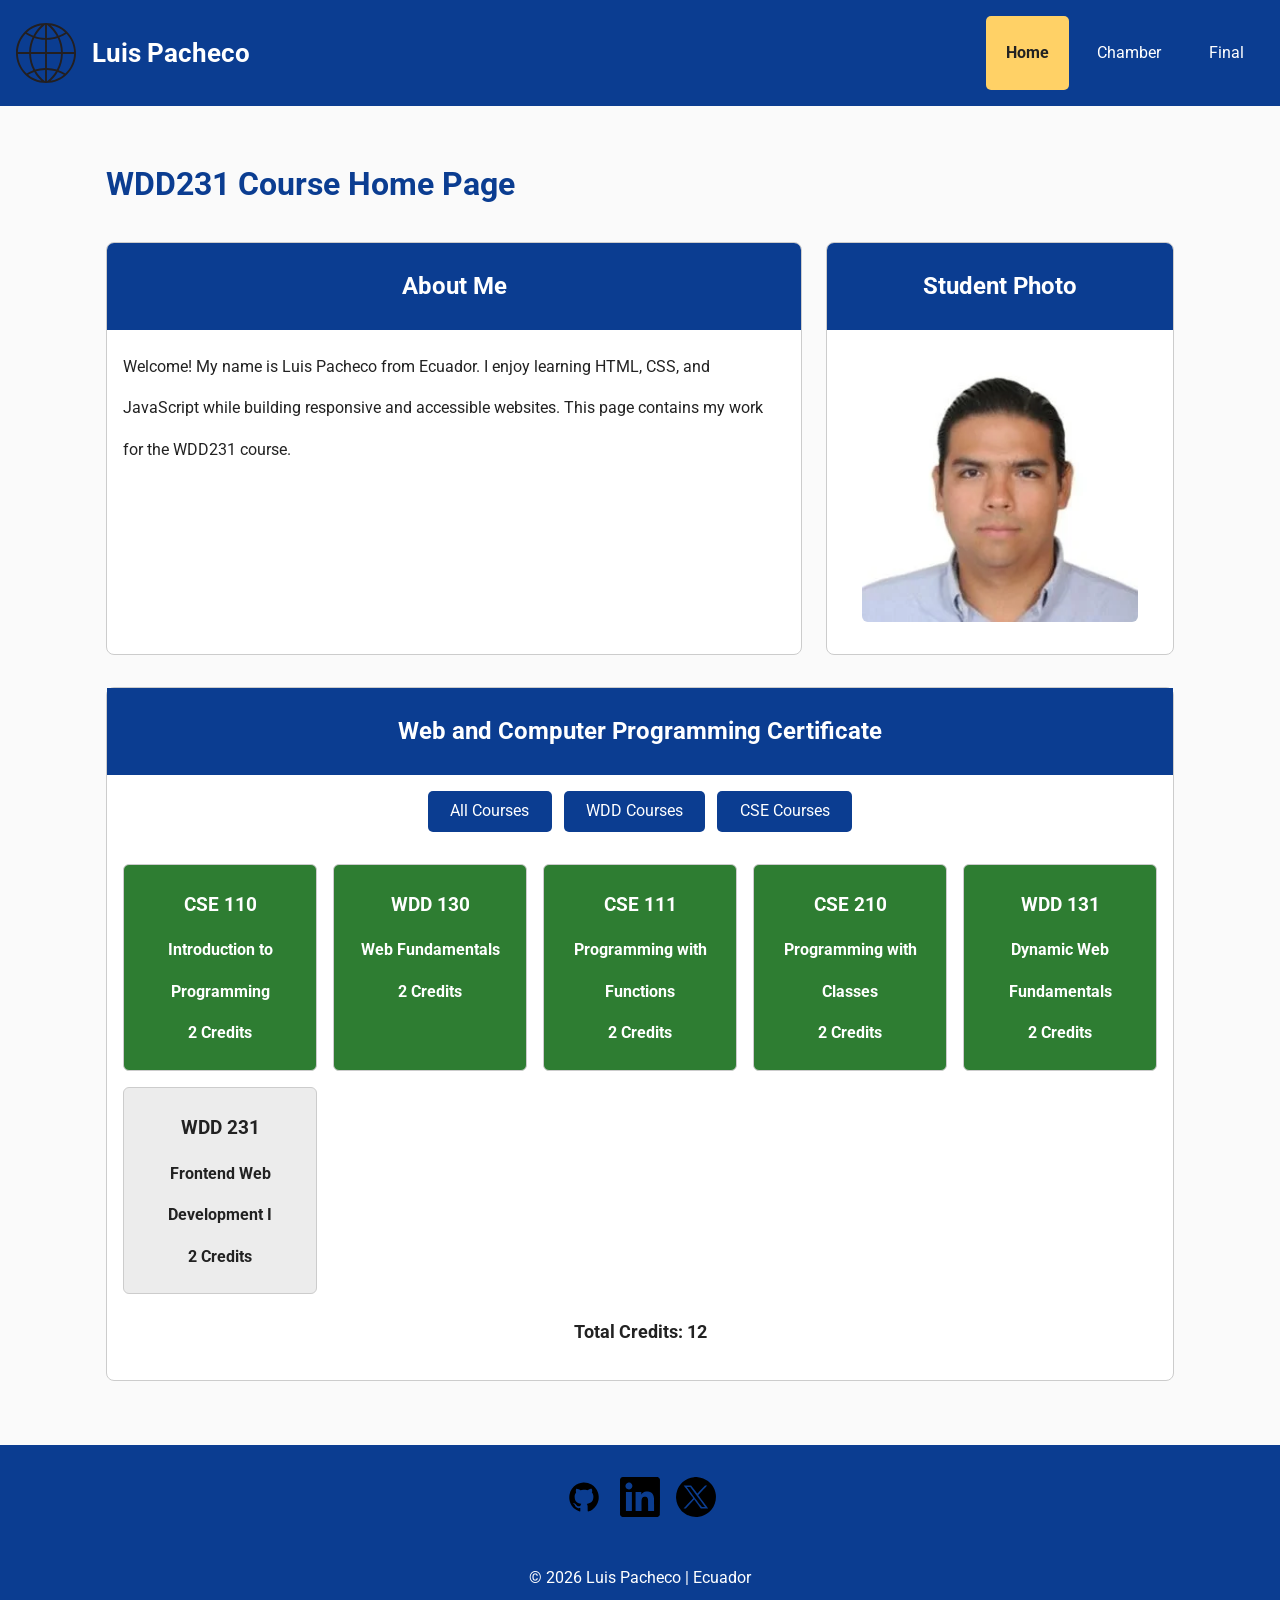
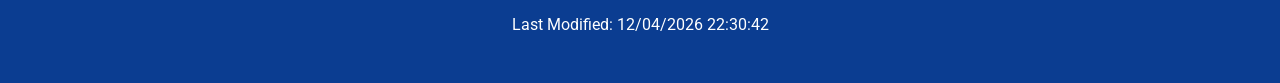
<file: index.html>
<!DOCTYPE html>
<html lang="en-US">

<head>

    <meta charset="UTF-8">
    <meta name="viewport" content="width=device-width, initial-scale=1.0">
    <title>Home | WDD231 Course Home Page | Luis Pacheco</title>
    <meta name="description"
        content="Luis Pacheco's WDD231 course home page featuring course information, Web and Computer Programming certificate courses, and project navigation.">
    <meta name="author" content="Luis Pacheco">
    <link rel="icon" href="images/favicon.ico">
    <meta property="og:title" content="WDD231 Course Home Page">
    <meta property="og:description"
        content="Explore Luis Pacheco's WDD231 course work, web development projects, and learning activities in HTML, CSS, and JavaScript.">
    <meta property="og:type" content="website">
    <meta property="og:image" content="https://lpacheco22.github.io/wdd231/images/foto-carnet-lp.webp">
    <meta property="og:url" content="https://lpacheco22.github.io/wdd231/">

    <link rel="preconnect" href="https://fonts.googleapis.com">
    <link rel="preconnect" href="https://fonts.gstatic.com" crossorigin>
    <link href="https://fonts.googleapis.com/css2?family=Roboto:wght@300;400;500;700&display=swap" rel="stylesheet">

    <link rel="stylesheet" href="styles/normalize.css">
    <link rel="stylesheet" href="styles/small.css">
    <link rel="stylesheet" href="styles/larger.css">

    <script src="scripts/navigation.js" defer></script>
    <script src="scripts/dates.js" defer></script>
    <script src="scripts/courses.js" defer></script>

</head>

<body>

    <header>

        <div class="logo">
            <img src="images/logo.svg" alt="Website Logo" width="60" height="60">

            <span>Luis Pacheco</span>
        </div>

        <button id="menu" aria-label="Navigation Menu">
            ☰
        </button>

        <nav>

            <ul class="navigation">

                <li>
                    <a href="index.html" class="active" aria-current="page">
                        Home
                    </a>
                </li>

                <li>
                    <a href="chamber/index.html">
                        Chamber
                    </a>
                </li>

                <li>
                    <a href="final/index.html">
                        Final
                    </a>
                </li>

            </ul>

        </nav>

    </header>

    <main>

        <h1>WDD231 Course Home Page</h1>

        <div class="cards">

            <section class="card">

                <h2>About Me</h2>

                <p>
                    Welcome! My name is Luis Pacheco from Ecuador.
                    I enjoy learning HTML, CSS, and JavaScript while
                    building responsive and accessible websites.
                    This page contains my work for the WDD231 course.
                </p>

            </section>

            <section class="card">

                <h2>Student Photo</h2>

                <img src="images/foto-carnet-lp.webp" alt="Luis Pacheco" width="300" height="350" loading="lazy">

            </section>

        </div>

        <section class="certificate">

            <h2>Web and Computer Programming Certificate</h2>

            <div class="buttons">

                <button id="all">All Courses</button>

                <button id="wdd">WDD Courses</button>

                <button id="cse">CSE Courses</button>

            </div>

            <div id="courses"></div>

            <dialog id="course-details"></dialog>

            <p class="credits">
                Total Credits:
                <span id="totalCredits"></span>
            </p>

        </section>

    </main>

    <footer>

        <div class="social">

            <a href="https://github.com/lpacheco22" target="_blank" rel="noopener" aria-label="GitHub">

                <img src="images/github.svg" alt="GitHub" width="40" height="40">

            </a>

            <a href="https://www.linkedin.com/" target="_blank" rel="noopener" aria-label="LinkedIn">

                <img src="images/linkedin.svg" alt="LinkedIn" width="40" height="40">

            </a>

            <a href="https://x.com/" target="_blank" rel="noopener" aria-label="X">

                <img src="images/twitter-x.svg" alt="X" width="40" height="40">

            </a>

        </div>

        <p>
            &copy;
            <span id="currentYear"></span>
            Luis Pacheco | Ecuador
        </p>

        <p id="lastModified"></p>

    </footer>

</body>

</html>
</file>
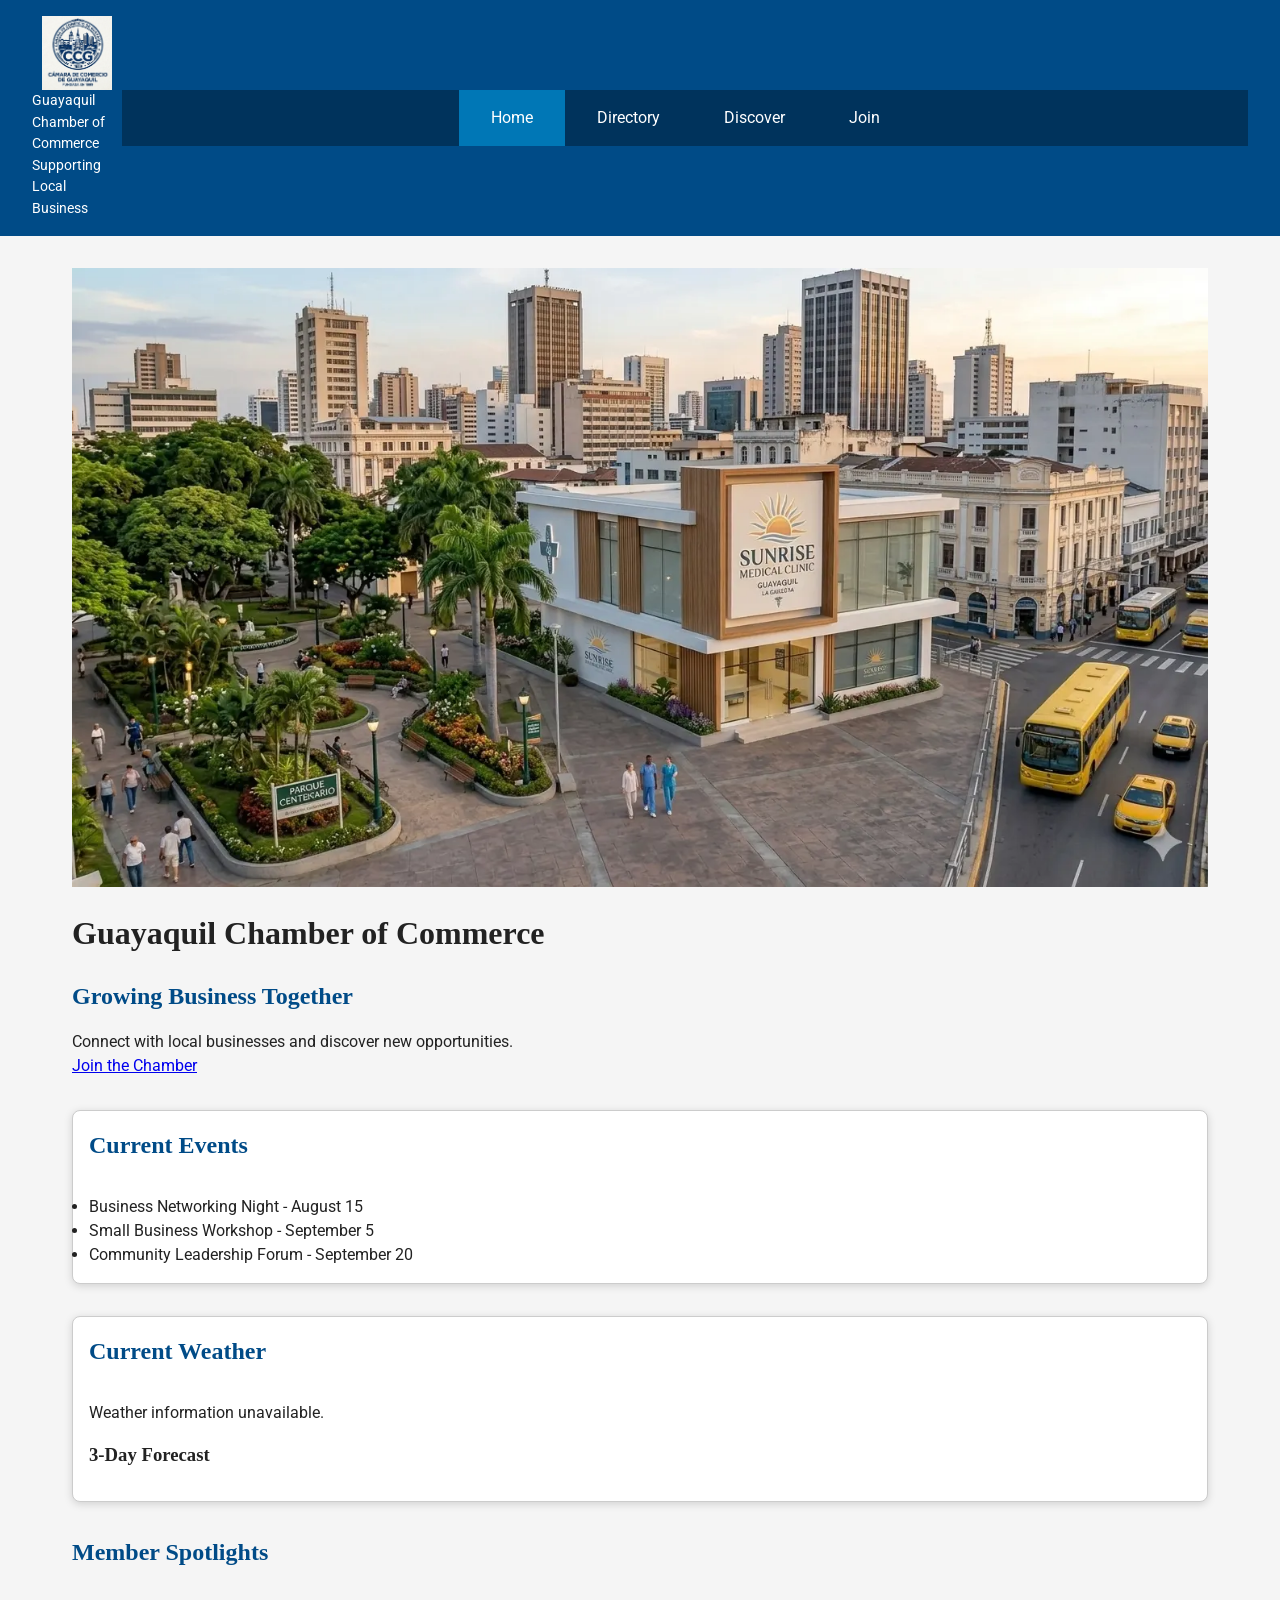
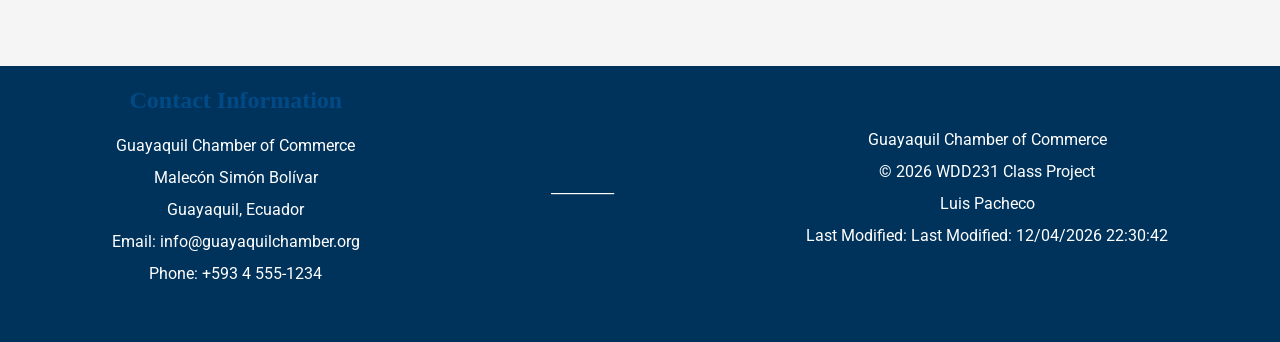
<file: chamber/index.html>
<!DOCTYPE html>
<html lang="en-US">

<head>
    <meta charset="UTF-8">
    <meta name="viewport" content="width=device-width, initial-scale=1.0">

    <title>Guayaquil Chamber of Commerce | Home</title>

    <meta name="description"
        content="Welcome to the Guayaquil Chamber of Commerce. Discover local businesses, upcoming events, weather information and opportunities to join our growing community.">

    <meta name="author" content="Luis Pacheco">

    <meta property="og:title" content="Guayaquil Chamber of Commerce">
    <meta property="og:description"
        content="Supporting businesses and strengthening the community in Guayaquil, Ecuador.">
    <meta property="og:image" content="https://lpacheco22.github.io/wdd231/chamber/images/logo.webp">
    <meta property="og:url" content="https://lpacheco22.github.io/wdd231/chamber/index.html">
    <meta property="og:type" content="website">

    <link rel="preconnect" href="https://fonts.googleapis.com">
    <link rel="preconnect" href="https://fonts.gstatic.com" crossorigin>
    <link href="https://fonts.googleapis.com/css2?family=Roboto:wght@400;700&display=swap" rel="stylesheet">
    <link rel="icon" href="images/favicon.ico">

    <link rel="stylesheet" href="styles/normalize.css">
    <link rel="stylesheet" href="styles/small.css">
    <link rel="stylesheet" href="styles/larger.css">

    <script src="scripts/navigation.js" defer></script>
    <script src="scripts/weather.js" defer></script>
    <script src="scripts/chamber.js" defer></script>
</head>

<body>

    <header>

        <div class="logo">
            <img src="images/logo.webp" alt="Guayaquil Chamber Logo" width="70" height="70">
            <div>
                <p class="site-name">
                    Guayaquil Chamber of Commerce
                </p>
                
                <p>
                    Supporting Local Business
                </p>
            </div>
        </div>

        <button id="menu" aria-label="Open Navigation Menu">
            ☰
        </button>

        <nav>
        
            <ul class="navigation">
        
                <li>
                    <a class="active" href="index.html">Home</a>
                </li>
        
                <li>
                    <a href="directory.html">Directory</a>
                </li>
        
                <li>
                    <a href="discover.html">Discover</a>
                </li>
        
                <li>
                    <a href="join.html">Join</a>
                </li>
        
            </ul>
        
        </nav>

    </header>

    <main>

        <section class="hero">

            <img src="images/hero.webp" alt="Skyline of Guayaquil" loading="lazy">
            <div class="hero-text">
                <h1>Guayaquil Chamber of Commerce</h1>
                <h2>Growing Business Together</h2>
                <p>
                    Connect with local businesses and discover new opportunities.
                </p>
                <a class="button" href="join.html">
                    Join the Chamber
                </a>

            </div>

        </section>

        <div class="home-grid">

            <section class="card">

                <h2>Current Events</h2>
                <ul>
                    <li>Business Networking Night - August 15</li>
                    <li>Small Business Workshop - September 5</li>
                    <li>Community Leadership Forum - September 20</li>
                </ul>

            </section>

            <section class="card weather">
            
                <h2>Current Weather</h2>
            
                <div id="current-weather">
                    Loading weather...
                </div>
            
                <h3>3-Day Forecast</h3>
            
                <div id="forecast"></div>
            
            </section>

        </div>

        <section>

            <h2 class="spotlight-title">
                Member Spotlights
            </h2>
            <div id="spotlights">

                

            </div>

        </section>

    </main>

    <footer>
    
        <section>
    
            <h2>Contact Information</h2>
    
            <p>Guayaquil Chamber of Commerce</p>
    
            <p>Malecón Simón Bolívar</p>
    
            <p>Guayaquil, Ecuador</p>
    
            <p>Email: info@guayaquilchamber.org</p>
    
            <p>Phone: +593 4 555-1234</p>
    
        </section>
    
        <section class="social">
    
            _________
    
        </section>
    
        <section>
    
            <p>Guayaquil Chamber of Commerce</p>
    
            <p>
    
                &copy;
    
                <span id="year"></span>
    
                WDD231 Class Project
    
            </p>
    
            <p>Luis Pacheco</p>
    
            <p>
    
                Last Modified:
    
                <span id="lastModified"></span>
    
            </p>
    
        </section>
    
    </footer>

</body>

</html>
</file>
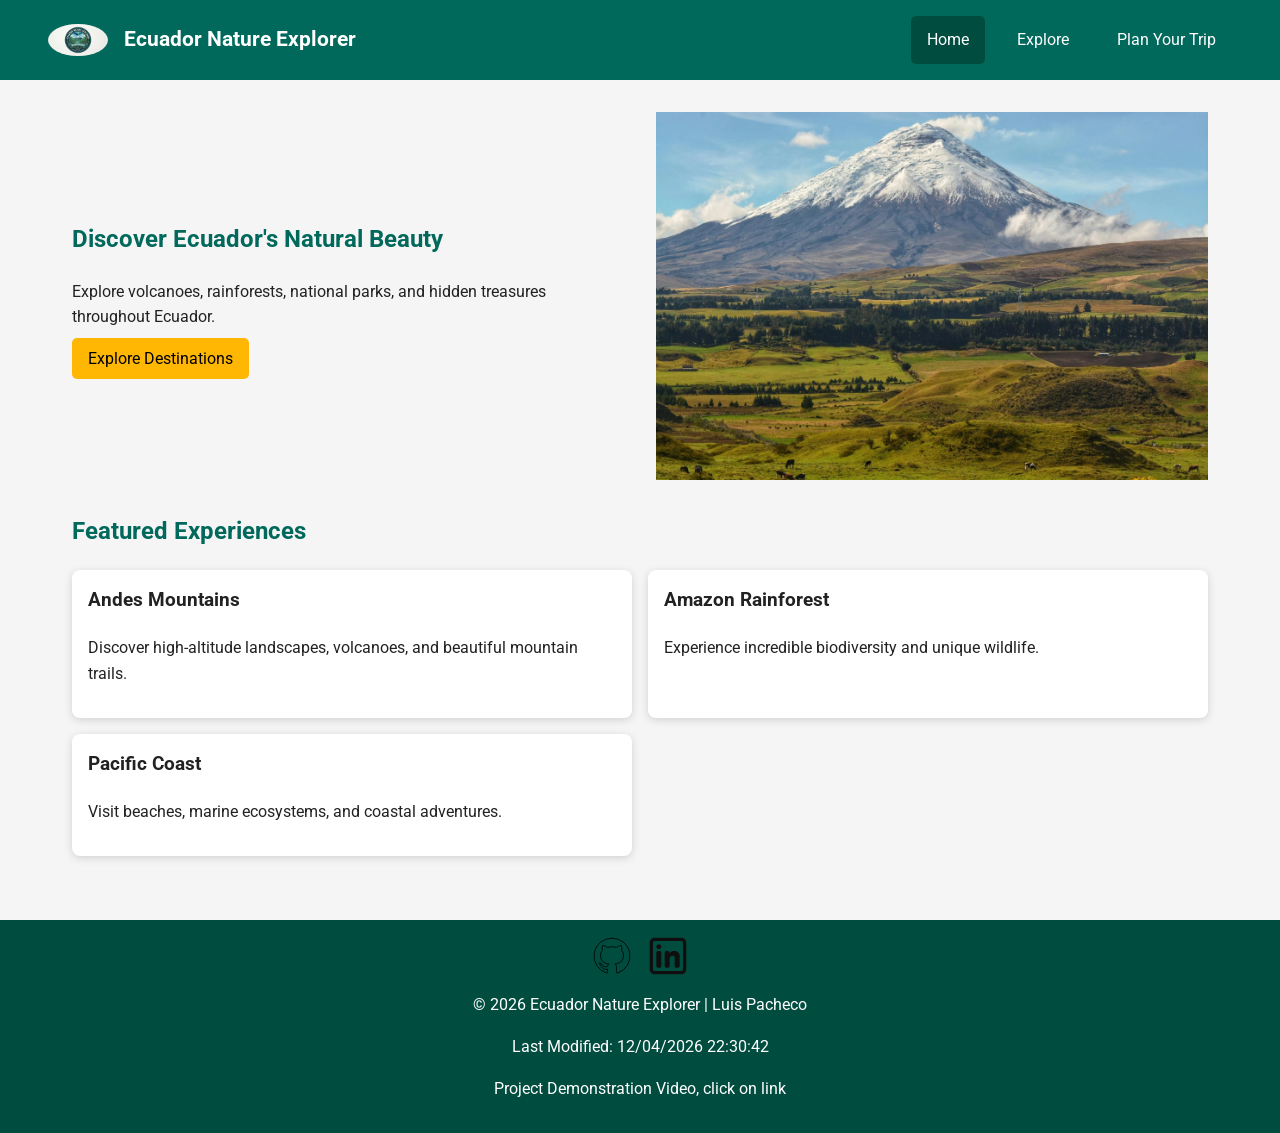
<file: final/index.html>
<!DOCTYPE html>
<html lang="en">

<head>
    <meta charset="UTF-8">
    <meta name="viewport" content="width=device-width, initial-scale=1.0">
    <title>Home | Ecuador Nature Explorer | Luis Pacheco</title>
    <meta name="description"
        content="Explore Ecuador's natural wonders including national parks, volcanoes, forests, and unique destinations.">
    <meta name="author" content="Luis Pacheco">
    <link rel="icon" href="images/favicon.ico">
    <meta property="og:title" content="Ecuador Nature Explorer">
    <meta property="og:description"
        content="Discover Ecuador's amazing natural destinations and plan your next adventure.">
    <meta property="og:type" content="website">
    <meta property="og:image" content="https://lpacheco22.github.io/wdd231/final/images/hero.webp">
    <meta property="og:url" content="https://lpacheco22.github.io/wdd231/final/">
    <link rel="preconnect" href="https://fonts.googleapis.com">
    <link rel="preconnect" href="https://fonts.gstatic.com" crossorigin>
    <link href="https://fonts.googleapis.com/css2?family=Roboto:wght@300;400;500;700&display=swap" rel="stylesheet">

    <link rel="stylesheet" href="styles/normalize.css">
    <link rel="stylesheet" href="styles/small.css">
    <link rel="stylesheet" href="styles/larger.css">

    <script src="scripts/navigation.js" defer></script>
    <script src="scripts/dates.js" defer></script>

</head>

<body>

    <header>
        <div class="logo">
            <img src="images/logo.webp" alt="Ecuador Nature Explorer logo" width="60" height="60">
            <span>
                Ecuador Nature Explorer
            </span>

        </div>

        <button id="menu" aria-label="Navigation Menu">

            ☰

        </button>

        <nav>
            <ul class="navigation">
                <li>
                    <a href="index.html" class="active" aria-current="page">

                        Home

                    </a>
                </li>

                <li>
                    <a href="explore.html">

                        Explore

                    </a>
                </li>

                <li>
                    <a href="planner.html">

                        Plan Your Trip

                    </a>
                </li>

            </ul>

        </nav>

    </header>

    <main>

        <section class="hero">

            <div>
                <h1>
                    Discover Ecuador's Natural Beauty
                </h1>

                <p>
                    Explore volcanoes, rainforests, national parks,
                    and hidden treasures throughout Ecuador.
                </p>

                <a class="button" href="explore.html">

                    Explore Destinations

                </a>

            </div>

            <img src="images/hero.webp" alt="Ecuador mountain landscape" width="600" height="400" loading="lazy">

        </section>

        <section>
            <h2>
                Featured Experiences
            </h2>

            <div class="cards">
                <article class="card">
                    <h3>
                        Andes Mountains
                    </h3>
                    <p>
                        Discover high-altitude landscapes,
                        volcanoes, and beautiful mountain trails.
                    </p>
                </article>

                <article class="card">

                    <h3>
                        Amazon Rainforest
                    </h3>

                    <p>
                        Experience incredible biodiversity
                        and unique wildlife.
                    </p>

                </article>

                <article class="card">

                    <h3>
                        Pacific Coast
                    </h3>

                    <p>
                        Visit beaches, marine ecosystems,
                        and coastal adventures.
                    </p>

                </article>

            </div>

        </section>

    </main>

    <footer>
        <div class="social">
            <a href="https://github.com/lpacheco22/wdd231" target="_blank" rel="noopener" aria-label="GitHub">
                <img src="images/github.svg" alt="GitHub" width="40" height="40">
            </a>
        
            <a href="https://www.linkedin.com/in/luis-pacheco-varas/" target="_blank" rel="noopener" aria-label="LinkedIn">
                <img src="images/linkedin.svg" alt="LinkedIn" width="40" height="40">
            </a>
        
        </div>

        <p>
            ©
            <span id="currentYear"></span>

            Ecuador Nature Explorer | Luis Pacheco
        </p>

        <p id="lastModified"></p>

        <p>
            <a href="https://www.loom.com/share/c16b235d88f54b3cad3aeab8d0fdc2d2" target="_blank" rel="noopener">
                Project Demonstration Video, click on link
            </a>
        </p>
    </footer>

</body>

</html>
</file>
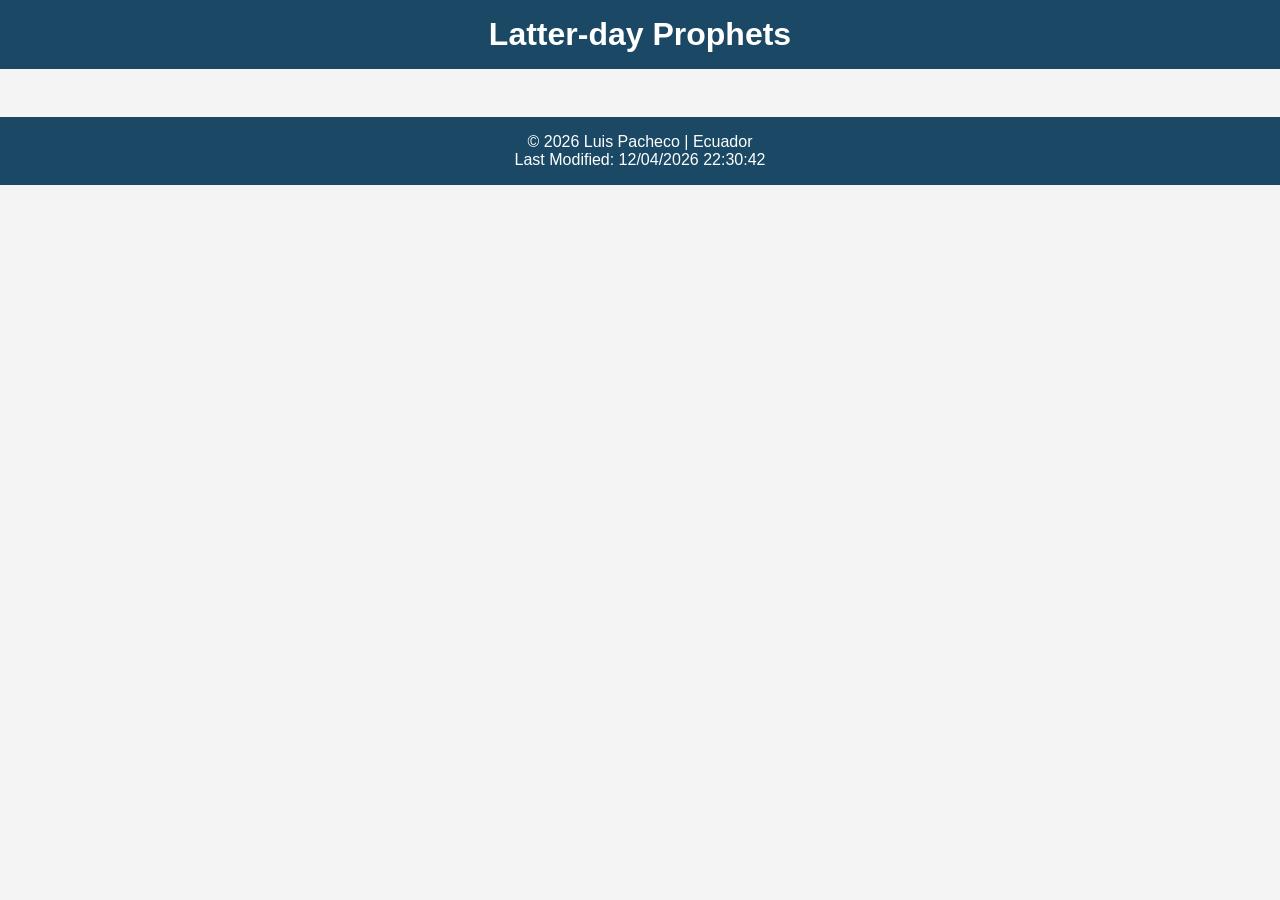
<file: prophets.html>
<!DOCTYPE html>
<html lang="en-US">

<head>
    <meta charset="UTF-8">
    <meta name="viewport" content="width=device-width, initial-scale=1.0">

    <title>WDD231 | Latter-day Prophets | Luis Pacheco </title>

    <meta name="description"
        content="Display cards of Latter-day Prophets using the JavaScript Fetch API and dynamic content.">
    <meta name="author" content="Luis Pacheco">

    <link rel="stylesheet" href="styles/prophets.css">
    <script src="scripts/prophets.js" defer></script>
</head>

<body>

    <header>
        <h1>Latter-day Prophets</h1>
    </header>

    <main>
        <div id="cards"></div>
    </main>

    <footer>
        <p>
            &copy;
            <span id="currentYear"></span>
            Luis Pacheco | Ecuador
        </p>
        
        
        <p id="lastModified"></p>
    </footer>

</body>

</html>
</file>
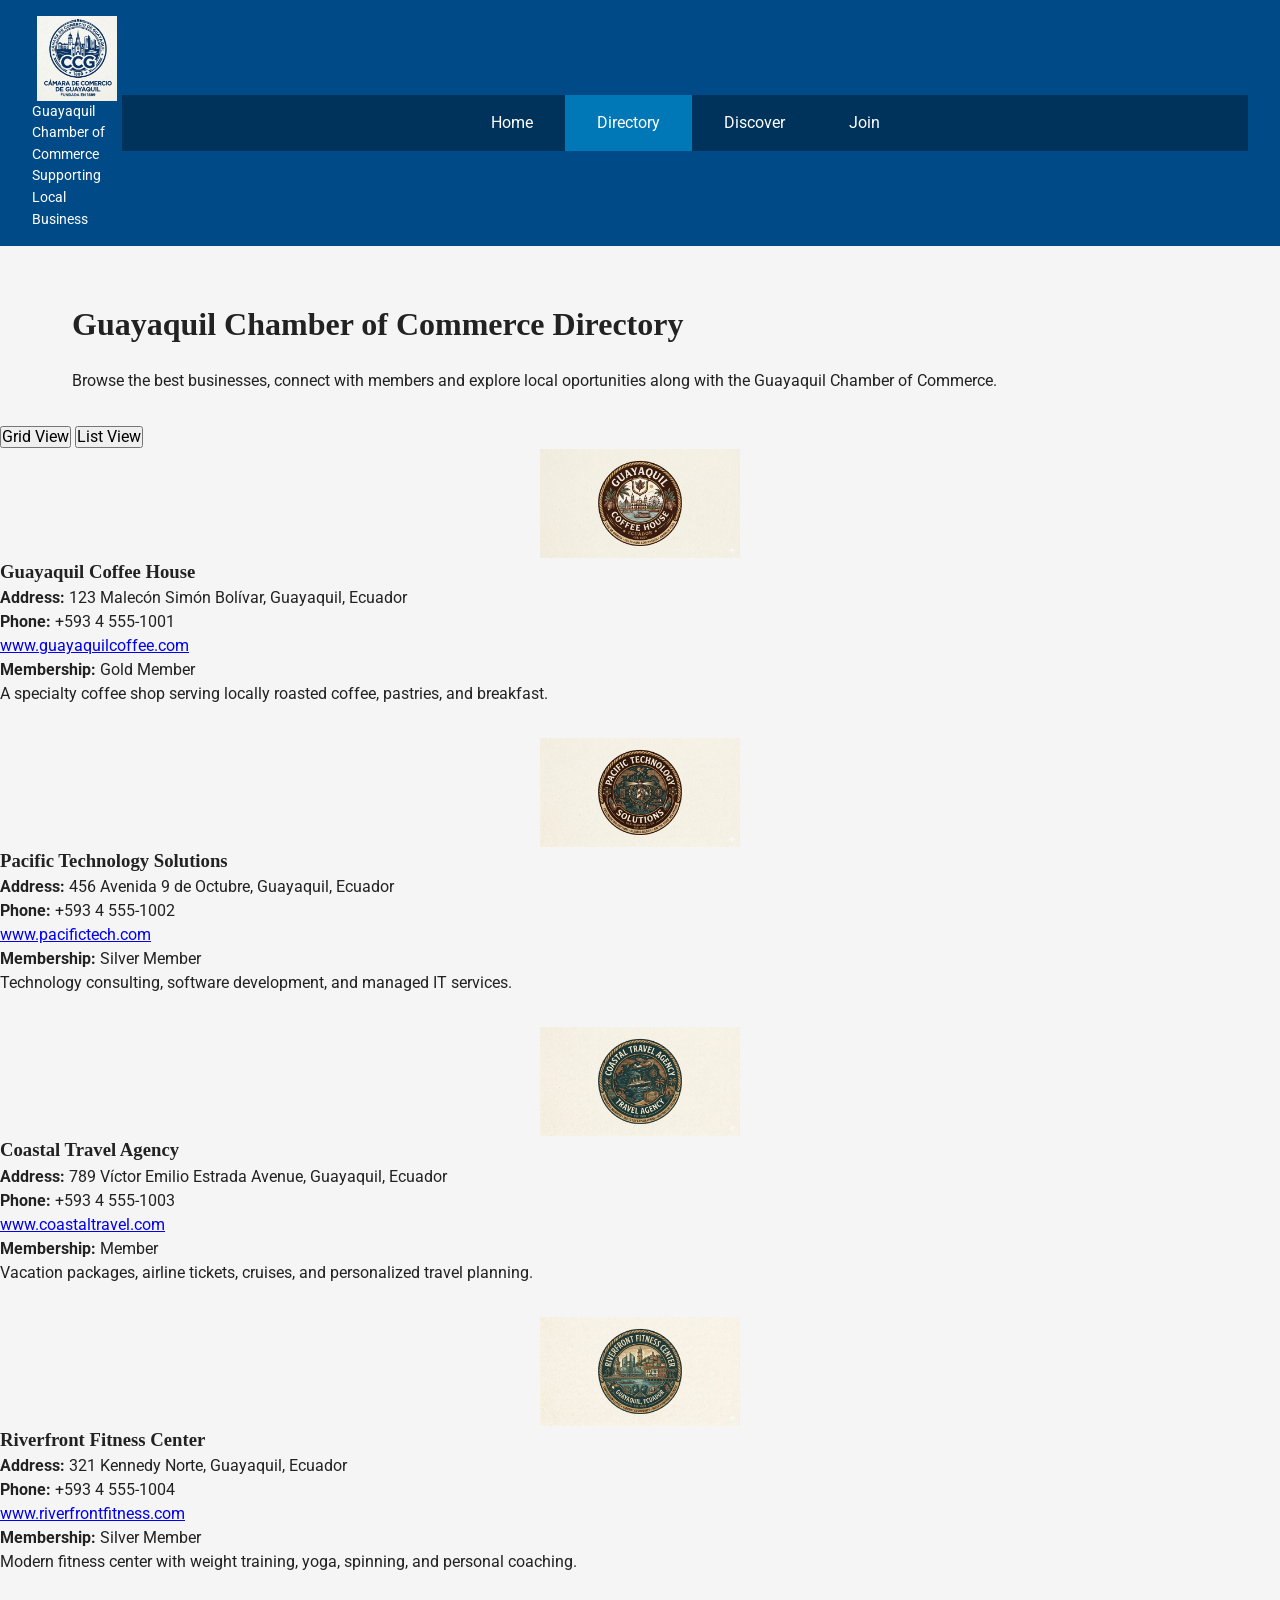
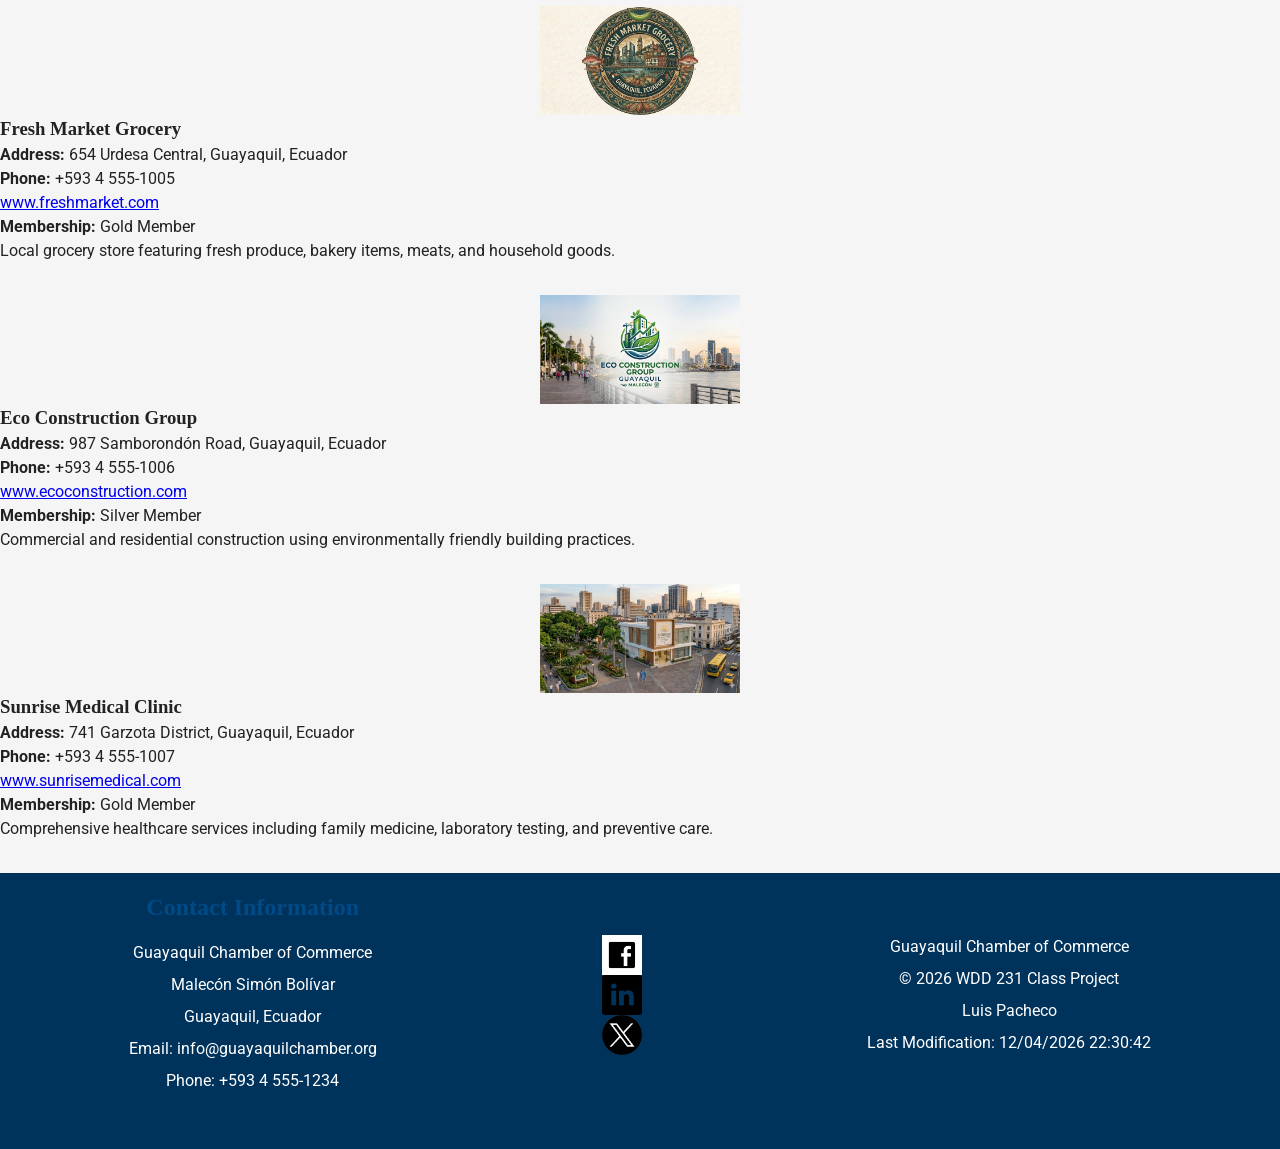
<file: chamber/directory.html>
<!DOCTYPE html>
<html lang="en-US">

<head>
    <meta charset="UTF-8">
    <meta name="viewport" content="width=device-width, initial-scale=1.0">
    <title>Guayaquil Chamber of Commerce | Directory</title>
    <meta name="description"
        content="Directory page for the Guayaquil Chamber of Commerce. Browse the best local businesses and all chamber members in Guayaquil, Ecuador.">
    <meta name="author" content="Luis Pacheco">
    <link rel="icon" href="images/favicon.ico">
    <meta property="og:title" content="Guayaquil Chamber of Commerce">
    <meta property="og:description" content="Browse businesses that belong to the Guayaquil Chamber of Commerce.">
    <meta property="og:image" content="https://lpacheco22.github.io/wdd231/chamber/images/logo.webp">
    <meta property="og:url" content="https://lpacheco22.github.io/wdd231/chamber/directory.html">
    <meta property="og:type" content="website">
    <link rel="preconnect" href="https://fonts.googleapis.com">
    <link rel="preconnect" href="https://fonts.gstatic.com" crossorigin>
    <link href="https://fonts.googleapis.com/css2?family=Roboto:wght@400;700&display=swap" rel="stylesheet">
    <link rel="stylesheet" href="styles/normalize.css">
    <link rel="stylesheet" href="styles/small.css">
    <link rel="stylesheet" href="styles/larger.css">
    <script src="scripts/directory.js" defer></script>

</head>

<body>

    <header>

        <div class="logo">
            <img src="images/logo.webp" alt="Guayaquil Chamber Logo" width="80" height="80">
            <div>
                <p class="site-name">Guayaquil Chamber of Commerce</p>
                <p>Supporting Local Business</p>
            </div>
        </div>

        <button id="menu" aria-label="Navigation Menu">
            ☰
        </button>

        <nav>
            <ul class="navigation">
                <li>
                    <a href="#">
                        Home
                    </a>
                </li>
                <li>
                    <a class="active" href="directory.html">
                        Directory
                    </a>
                </li>
                <li>
                    <a href="#">
                        Discover
                    </a>
                </li>
                <li>
                    <a href="#">
                        Join
                    </a>
                </li>
            </ul>
        </nav>

    </header>

    <main class="container">
        <h1>Guayaquil Chamber of Commerce Directory</h1>
        <p class="intro">
            Browse the best businesses, connect with members and explore local oportunities along with the Guayaquil
            Chamber of Commerce.
        </p>
    </main>

    <div class="view-buttons">
        <button id="grid">
            Grid View
        </button>
        <button id="list">
            List View
        </button>
    </div>

    <section id="members" class="grid">
        ....
    </section>

    <footer>

        <section>

            <h2>Contact Information</h2>
            <p>Guayaquil Chamber of Commerce</p>
            <p>Malecón Simón Bolívar</p>
            <p>Guayaquil, Ecuador</p>
            <p>Email: info@guayaquilchamber.org</p>
            <p>Phone: +593 4 555-1234</p>

        </section>

        <section class="social">

            <a href="https://facebook.com">

                <img src="images/facebook.webp" alt="Facebook" width="40" height="40">

            </a>

            <a href="https://linkedin.com">

                <img src="images/linkedin.webp" alt="LinkedIn" width="40" height="40">

            </a>

            <a href="https://x.com">

                <img src="images/twitter-x.webp" alt="X" width="40" height="40">

            </a>

        </section>

        <section>


            <p>

                Guayaquil Chamber of Commerce

            </p>
            <p>
                &copy;
                <span id="year"></span>
                WDD 231 Class Project
            </p>

            <p>
                Luis Pacheco
            </p>

            <p>
                Last Modification: <span id="lastModified"></span>
            </p>

        </section>

    </footer>

</body>

</html>
</file>
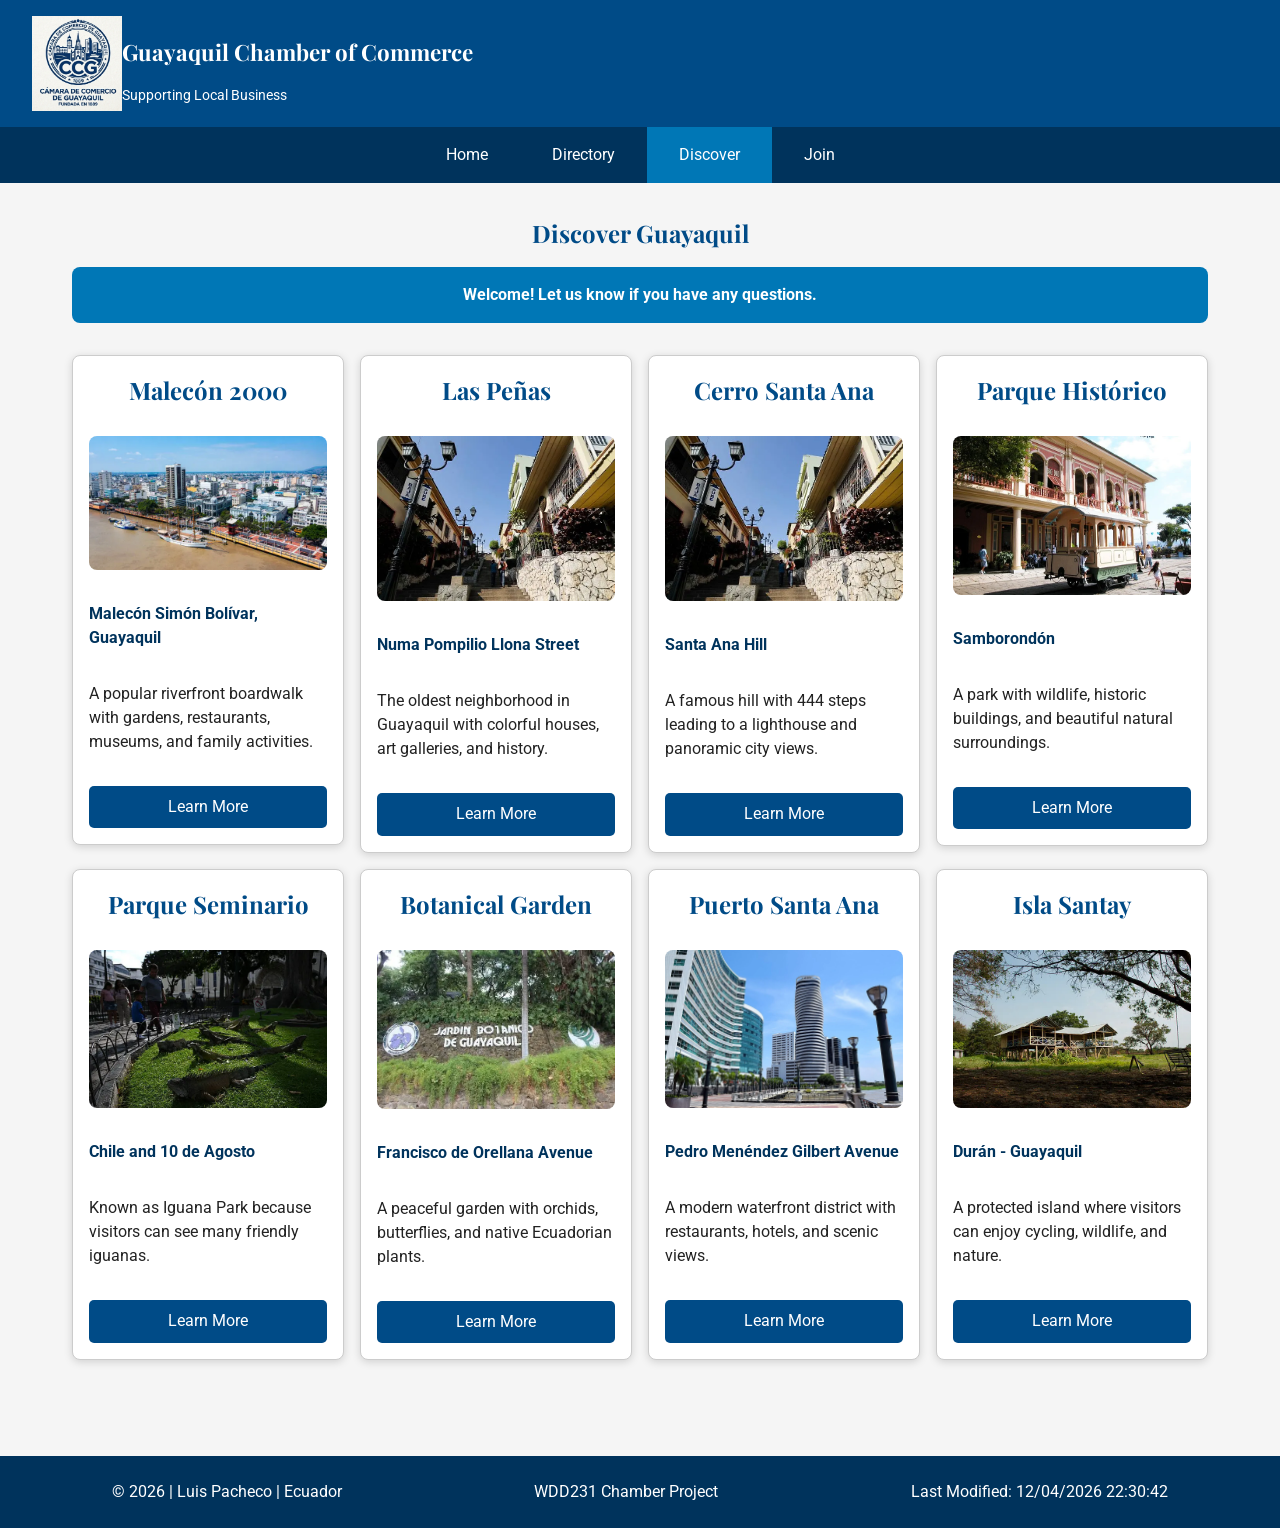
<file: chamber/discover.html>
<!DOCTYPE html>
<html lang="en">

<head>

    <meta charset="UTF-8">
    <meta name="viewport" content="width=device-width, initial-scale=1.0">
    <title>Discover | Guayaquil Chamber of Commerce</title>
    <meta name="description"
        content="Discover Guayaquil's attractions, parks, museums, restaurants, and visitor information with the Guayaquil Chamber of Commerce.">
    <meta name="author" content="Luis Pacheco">
    <meta property="og:title" content="Discover | Guayaquil Chamber of Commerce">
    <meta property="og:description"
        content="Explore Guayaquil's main attractions, parks, museums, restaurants, and historic landmarks with the Guayaquil Chamber of Commerce.">
    <meta property="og:image" content="https://lpacheco22.github.io/wdd231/chamber/images/logo.webp">
    <meta property="og:url" content="https://lpacheco22.github.io/wdd231/chamber/discover.html">
    <meta property="og:type" content="website">
    <link rel="icon" href="favicon.ico">
    <link rel="preconnect" href="https://fonts.googleapis.com">
    <link rel="preconnect" href="https://fonts.gstatic.com" crossorigin>
    <link
        href="https://fonts.googleapis.com/css2?family=Playfair+Display:wght@700&family=Roboto:wght@400;700&display=swap"
        rel="stylesheet">
    <link rel="stylesheet" href="styles/normalize.css">
    <link rel="stylesheet" href="styles/small.css">
    <link rel="stylesheet" href="styles/discover.css">
    <link rel="stylesheet" href="styles/larger.css">

    <script src="scripts/navigation.js" defer></script>
    <script type="module" src="scripts/discover.js"></script>

</head>

<body>

    <header>

        <img src="images/logo.webp" alt="Guayaquil Chamber of Commerce Logo" class="logo" width="90" height="90">

        <div>

            <h1>Guayaquil Chamber of Commerce</h1>
            <p>Supporting Local Business</p>

        </div>

        <button id="menu" aria-label="Navigation Menu">

            ☰

        </button>

    </header>

    <nav aria-label="Main Navigation">
        <ul class="navigation">

            <li>
                <a href="index.html">Home</a>
            </li>

            <li>
                <a href="directory.html">Directory</a>
            </li>
          
            <li>
                <a href="discover.html" class="active" aria-current="page">Discover</a>
            </li>

            <li>
                <a href="join.html">Join</a>
            </li>

        </ul>

    </nav>

    <main>

        <h2>Discover Guayaquil</h2>
        <div id="visit-message" aria-live="polite"></div>
        <section id="discover-cards" aria-label="Places to Discover"></section>

    </main>

    <footer>

        <p>
            &copy;
            <span id="currentyear"></span>
            | Luis Pacheco |
            Ecuador
        </p>

        <p>
            WDD231 Chamber Project
        </p>

        <p id="lastModified"></p>

    </footer>

</body>

</html>
</file>
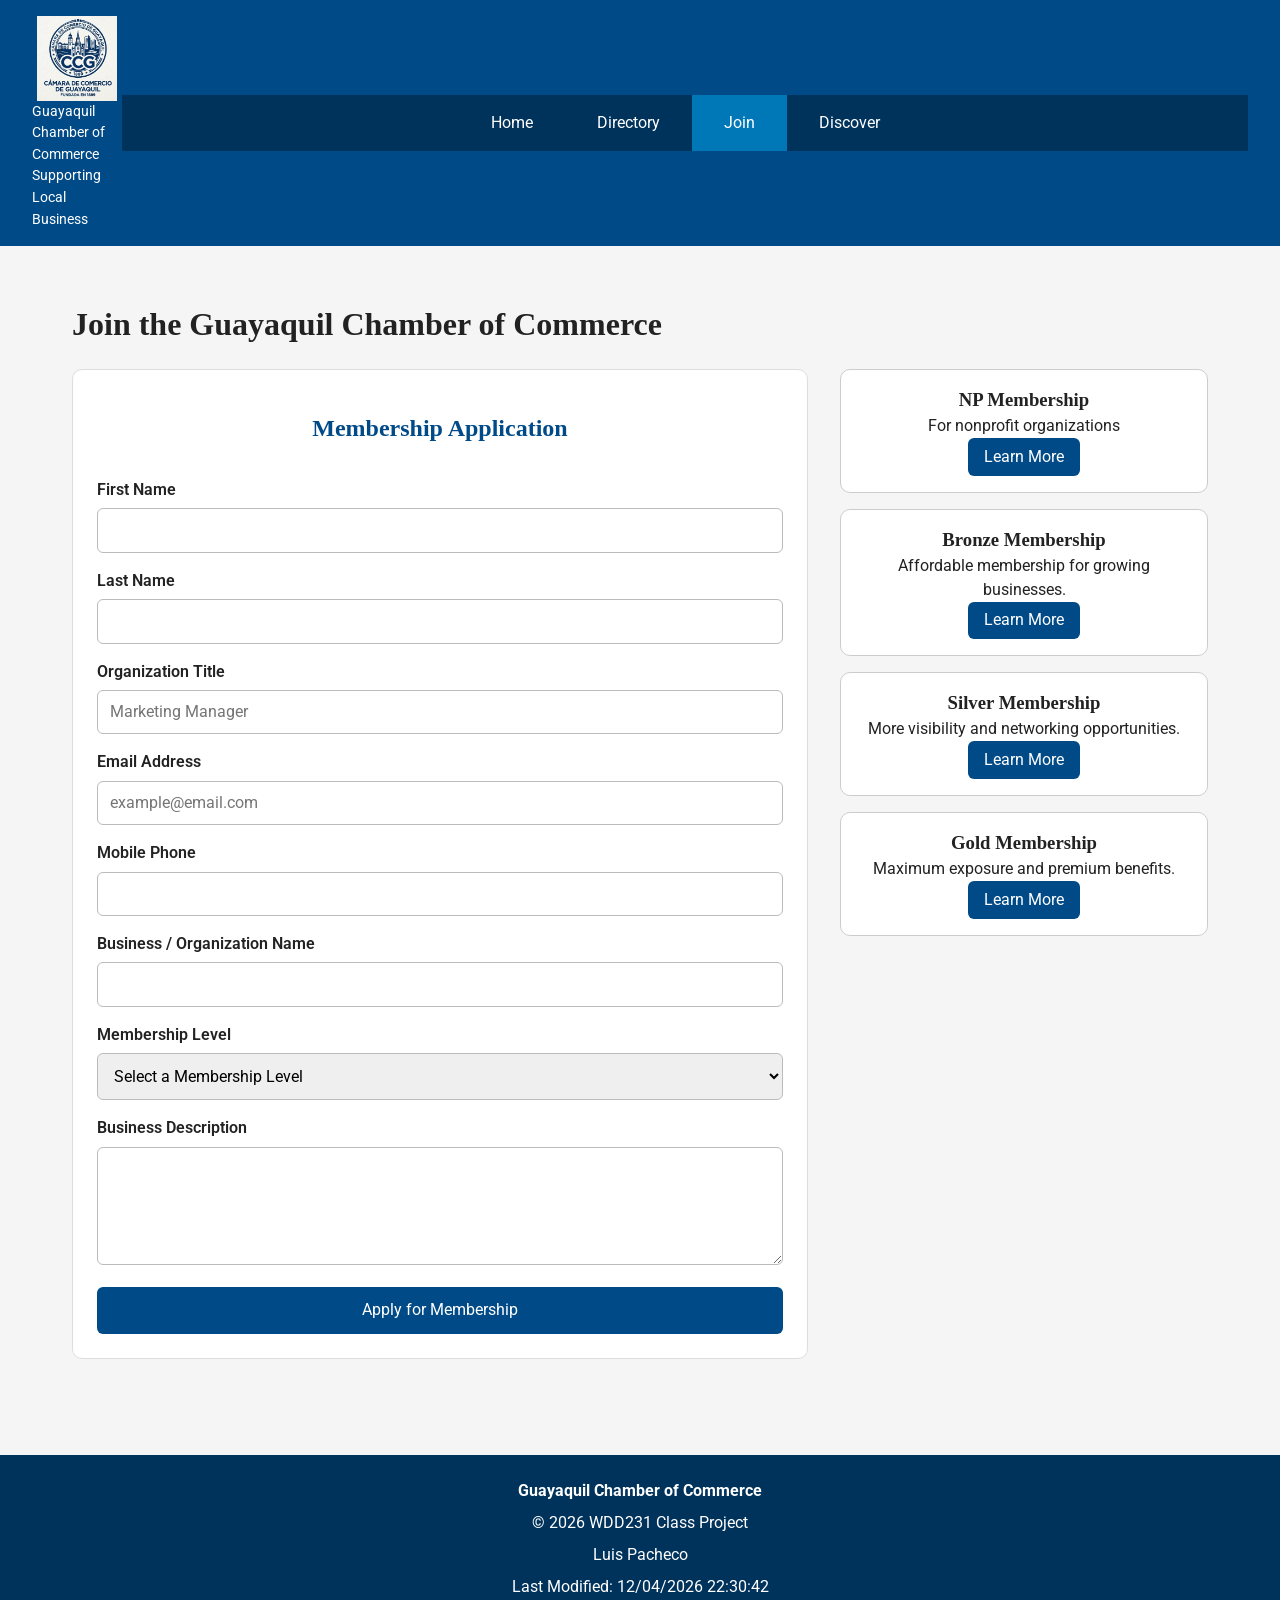
<file: chamber/join.html>
<!DOCTYPE html>
<html lang="en">

<head>
    <meta charset="UTF-8">
    <meta name="viewport" content="width=device-width, initial-scale=1.0">

    <title>Join | Guayaquil Chamber of Commerce</title>

    <meta name="description" content="Apply for membership with the Guayaquil Chamber of Commerce.">
    <meta name="author" content="Luis Pacheco">

    <meta property="og:title" content="Guayaquil Chamber Join">
    <meta property="og:description" content="Membership application page for the Guayaquil Chamber of Commerce.">
    <meta property="og:image" content="https://lpacheco22.github.io/wdd231/chamber/images/logo.webp">
    <meta property="og:url" content="https://lpacheco22.github.io/wdd231/chamber/join.html">

    <link rel="icon" href="favicon.ico">

    <link rel="preconnect" href="https://fonts.googleapis.com">    
    <link rel="preconnect" href="https://fonts.gstatic.com" crossorigin>    
    <link href="https://fonts.googleapis.com/css2?family=Roboto:wght@400;700&display=swap" rel="stylesheet">

    <link rel="stylesheet" href="styles/normalize.css">
    <link rel="stylesheet" href="styles/small.css">
    <link rel="stylesheet" href="styles/larger.css">
    <link rel="stylesheet" href="styles/join.css">

    <script src="scripts/navigation.js" defer></script>
    <script src="scripts/join.js" defer></script>
</head>

<body>

    <header>
    
        <div class="logo">
    
            <img src="images/logo.webp" alt="Chamber Logo" width="80" height="80">
    
            <div>
    
                <p class="site-name">Guayaquil Chamber of Commerce</p>
                <p>Supporting Local Business</p>
    
            </div>
    
        </div>

        <button id="menu" aria-label="Navigation Menu"></button>

        <nav class="navigation">
            <a href="index.html">Home</a>
            <a href="directory.html">Directory</a>
            <a href="join.html" class="active">Join</a>
            <a href="discover.html">Discover</a>
        </nav>

    </header>

    <main>
    
        <h1>Join the Guayaquil Chamber of Commerce</h1>
    
        <div class="join-container">

            <section class="application">
            
                <h2>Membership Application</h2>
            
                <form method="get" action="thankyou.html">

                    <label>
                        First Name
                        <input type="text" name="firstname" title="Enter your first name" autocomplete="given-name"
                            required>
                    </label>

                    <label>
                        Last Name
                        <input type="text" name="lastname" title="Enter your last name" autocomplete="family-name"
                            required>
                    </label>

                    <label>
                        Organization Title
                        <input type="text" name="orgtitle" title="Use at least 7 letters. Only letters, spaces, and hyphens are allowed."
                            autocomplete="organization-title" pattern="[A-Za-z\s-]{7,}" placeholder="Marketing Manager">
                    </label>

                    <label>
                        Email Address
                        <input type="email" name="email" title="Email Address" autocomplete="email"
                            placeholder="example@email.com" required>
                    </label>

                    <label>
                        Mobile Phone
                        <input type="tel" name="phone" title="Mobile Phone" autocomplete="tel" required>
                    </label>

                    <label>
                        Business / Organization Name
                        <input type="text" name="organization" title="Organization Name" autocomplete="organization"
                            required>
                    </label>

                    <label>
                        Membership Level

                        <select name="membership" title="Membership Level" required>
                            <option value="" selected disabled>Select a Membership Level</option>
                            <option value="np">NP Membership</option>
                            <option value="bronze">Bronze Membership</option>
                            <option value="silver">Silver Membership</option>
                            <option value="gold">Gold Membership</option>
                        </select>
                    </label>

                    <label>
                        Business Description

                        <textarea name="description" title="Business Description" rows="5"></textarea>

                    </label>

                    <input type="hidden" id="timestamp" name="timestamp">
                    <input type="submit" value="Apply for Membership">

                </form>

            </section>

            <aside class="membership-cards">

                <div class="membership-card">

                    <h3>NP Membership</h3>
                    <p>For nonprofit organizations</p>

                    <button data-modal="npModal">
                        Learn More
                    </button>

                </div>

                <div class="membership-card">

                    <h3>Bronze Membership</h3>
                    <p>Affordable membership for growing businesses.</p>

                    <button data-modal="bronzeModal">
                        Learn More
                    </button>

                </div>

                <div class="membership-card">

                    <h3>Silver Membership</h3>
                    <p>More visibility and networking opportunities.</p>

                    <button data-modal="silverModal">
                        Learn More
                    </button>

                </div>

                <div class="membership-card">

                    <h3>Gold Membership</h3>
                    <p>Maximum exposure and premium benefits.</p>

                    <button data-modal="goldModal">
                        Learn More
                    </button>

                </div>

            </aside>

        </div>

        
        <dialog id="npModal">

            <h3>NP Membership</h3>

            <ul>
                <li>No membership fee</li>
                <li>Community networking</li>
                <li>Business workshops</li>
                <li>Monthly newsletter</li>
            </ul>

            <button class="close">Close</button>

        </dialog>

        
        <dialog id="bronzeModal">

            <h3>Bronze Membership</h3>

            <ul>
                <li>Everything in NP</li>
                <li>Business directory listing</li>
                <li>Training discounts</li>
                <li>Local networking events</li>
            </ul>

            <button class="close">Close</button>

        </dialog>

        
        <dialog id="silverModal">

            <h3>Silver Membership</h3>

            <ul>
                <li>Everything in Bronze</li>
                <li>Homepage advertising</li>
                <li>Event discounts</li>
                <li>Business promotion</li>
            </ul>

            <button class="close">Close</button>

        </dialog>

        
        <dialog id="goldModal">

            <h3>Gold Membership</h3>

            <ul>
                <li>Everything in Silver</li>
                <li>Premium advertising</li>
                <li>VIP business events</li>
                <li>Featured member spotlight</li>
            </ul>

            <button class="close">Close</button>

        </dialog>

    </main>

    <footer>
    
        <div class="footer-content">
    
            <p><strong>Guayaquil Chamber of Commerce</strong></p>
    
            <p>&copy; <span id="year"></span> WDD231 Class Project</p>
    
            <p>Luis Pacheco</p>
    
            <p id="lastModified"></p>
    
        </div>
    
    </footer>

</body>

</html>
</file>
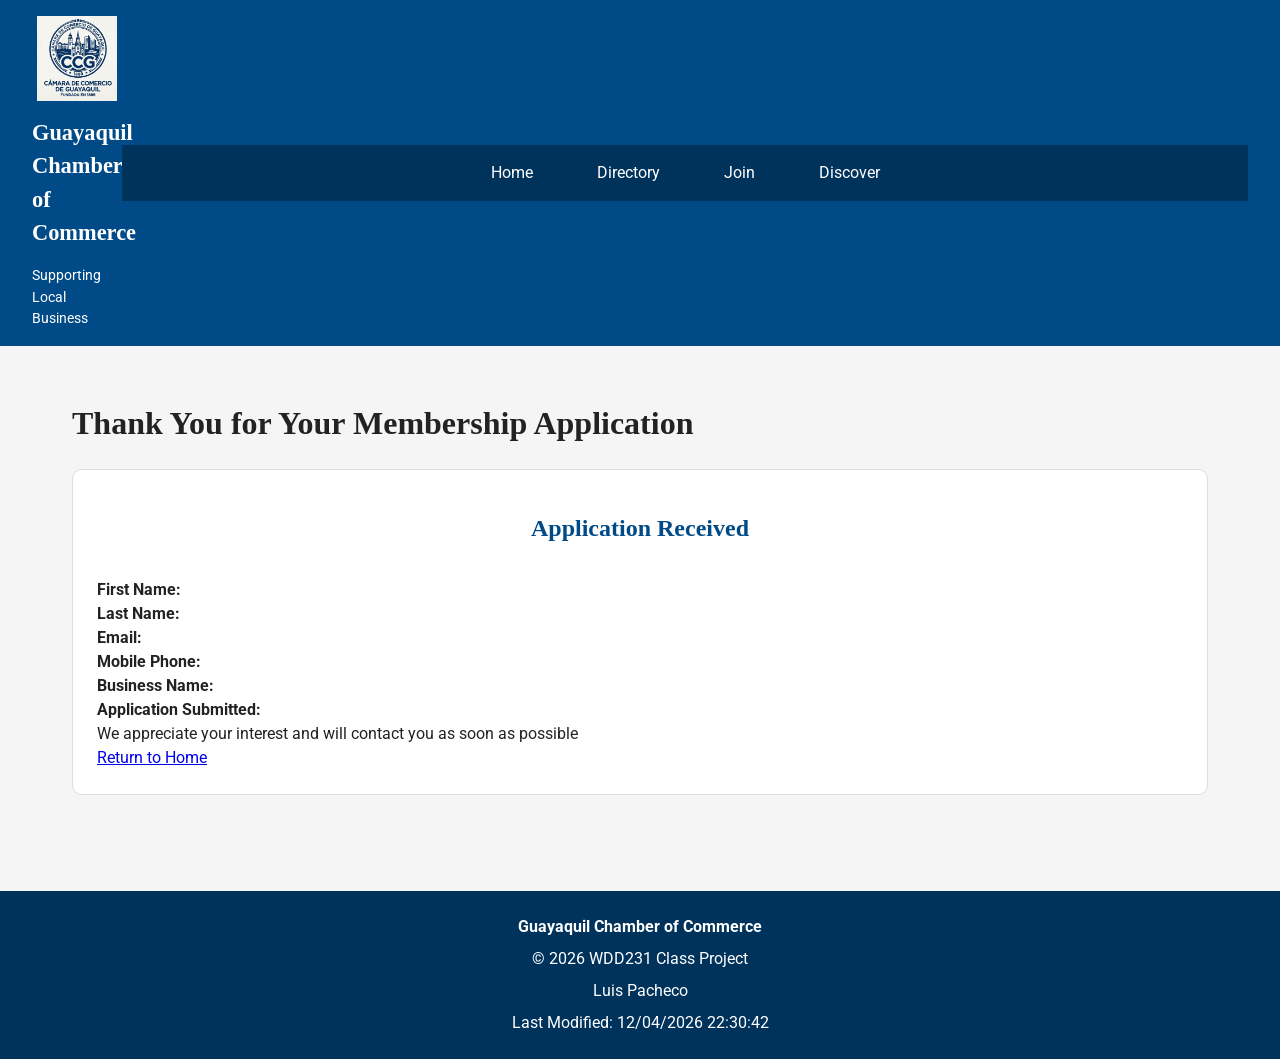
<file: chamber/thankyou.html>
<!DOCTYPE html>
<html lang="en">

<head>

    <meta charset="UTF-8">
    <meta name="viewport" content="width=device-width, initial-scale=1.0">

    <title>Thank You | Guayaquil Chamber of Commerce</title>

    <meta name="description" content="Thank you for applying for membership.">
    <meta name="author" content="Luis Pacheco">

    <meta property="og:title" content="Thank You | Guayaquil Chamber of Commerce">
    <meta property="og:description" content="Confirmation page for Guayaquil Chamber of Commerce membership application.">
    <meta property="og:image" content="https://lpacheco22.github.io/wdd231/chamber/images/logo.webp">
    <meta property="og:url" content="https://lpacheco22.github.io/wdd231/chamber/thankyou.html">

    <link rel="icon" href="favicon.ico">

    <link rel="preconnect" href="https://fonts.googleapis.com">
    <link rel="preconnect" href="https://fonts.gstatic.com" crossorigin>
    <link href="https://fonts.googleapis.com/css2?family=Roboto:wght@400;700&display=swap" rel="stylesheet">

    <link rel="stylesheet" href="styles/normalize.css">
    <link rel="stylesheet" href="styles/small.css">
    <link rel="stylesheet" href="styles/larger.css">
    <link rel="stylesheet" href="styles/join.css">

    <script src="scripts/navigation.js" defer></script>
    <script src="scripts/thankyou.js" defer></script>

</head>

<body>

    <header>

        <div class="logo">
            <img src="images/logo.webp" alt="Guayaquil Chamber Logo" width="80" height="80">

            <div>
                <h1>Guayaquil Chamber of Commerce</h1>
                <p>Supporting Local Business</p>
            </div>
        </div>

        <button id="menu" aria-label="Navigation Menu"></button>

        <nav class="navigation">
            <a href="index.html">Home</a>
            <a href="directory.html">Directory</a>
            <a href="join.html">Join</a>
            <a href="discover.html">Discover</a>
        </nav>

    </header>

    <main>
    
        <h1>Thank You for Your Membership Application</h1>
    
        <section class="application">
    
            <h2>Application Received</h2>

            <div class="results">

                <p><strong>First Name:</strong> <span id="firstname"></span></p>
                <p><strong>Last Name:</strong> <span id="lastname"></span></p>
                <p><strong>Email:</strong> <span id="email"></span></p>
                <p><strong>Mobile Phone:</strong> <span id="phone"></span></p>
                <p><strong>Business Name:</strong> <span id="organization"></span></p>
                <p><strong>Application Submitted:</strong> <span id="timestamp"></span></p>

            </div>

            <p>
                We appreciate your interest and will contact you as soon as possible
            </p>

            <a class="button" href="index.html">Return to Home</a>

        </section>

    </main>

    <footer>
    
        <div class="footer-content">
    
            <p><strong>Guayaquil Chamber of Commerce</strong></p>
    
            <p>&copy; <span id="year"></span> WDD231 Class Project</p>
    
            <p>Luis Pacheco</p>
    
            <p id="lastModified"></p>
    
        </div>
    
    </footer>

</body>

</html>
</file>
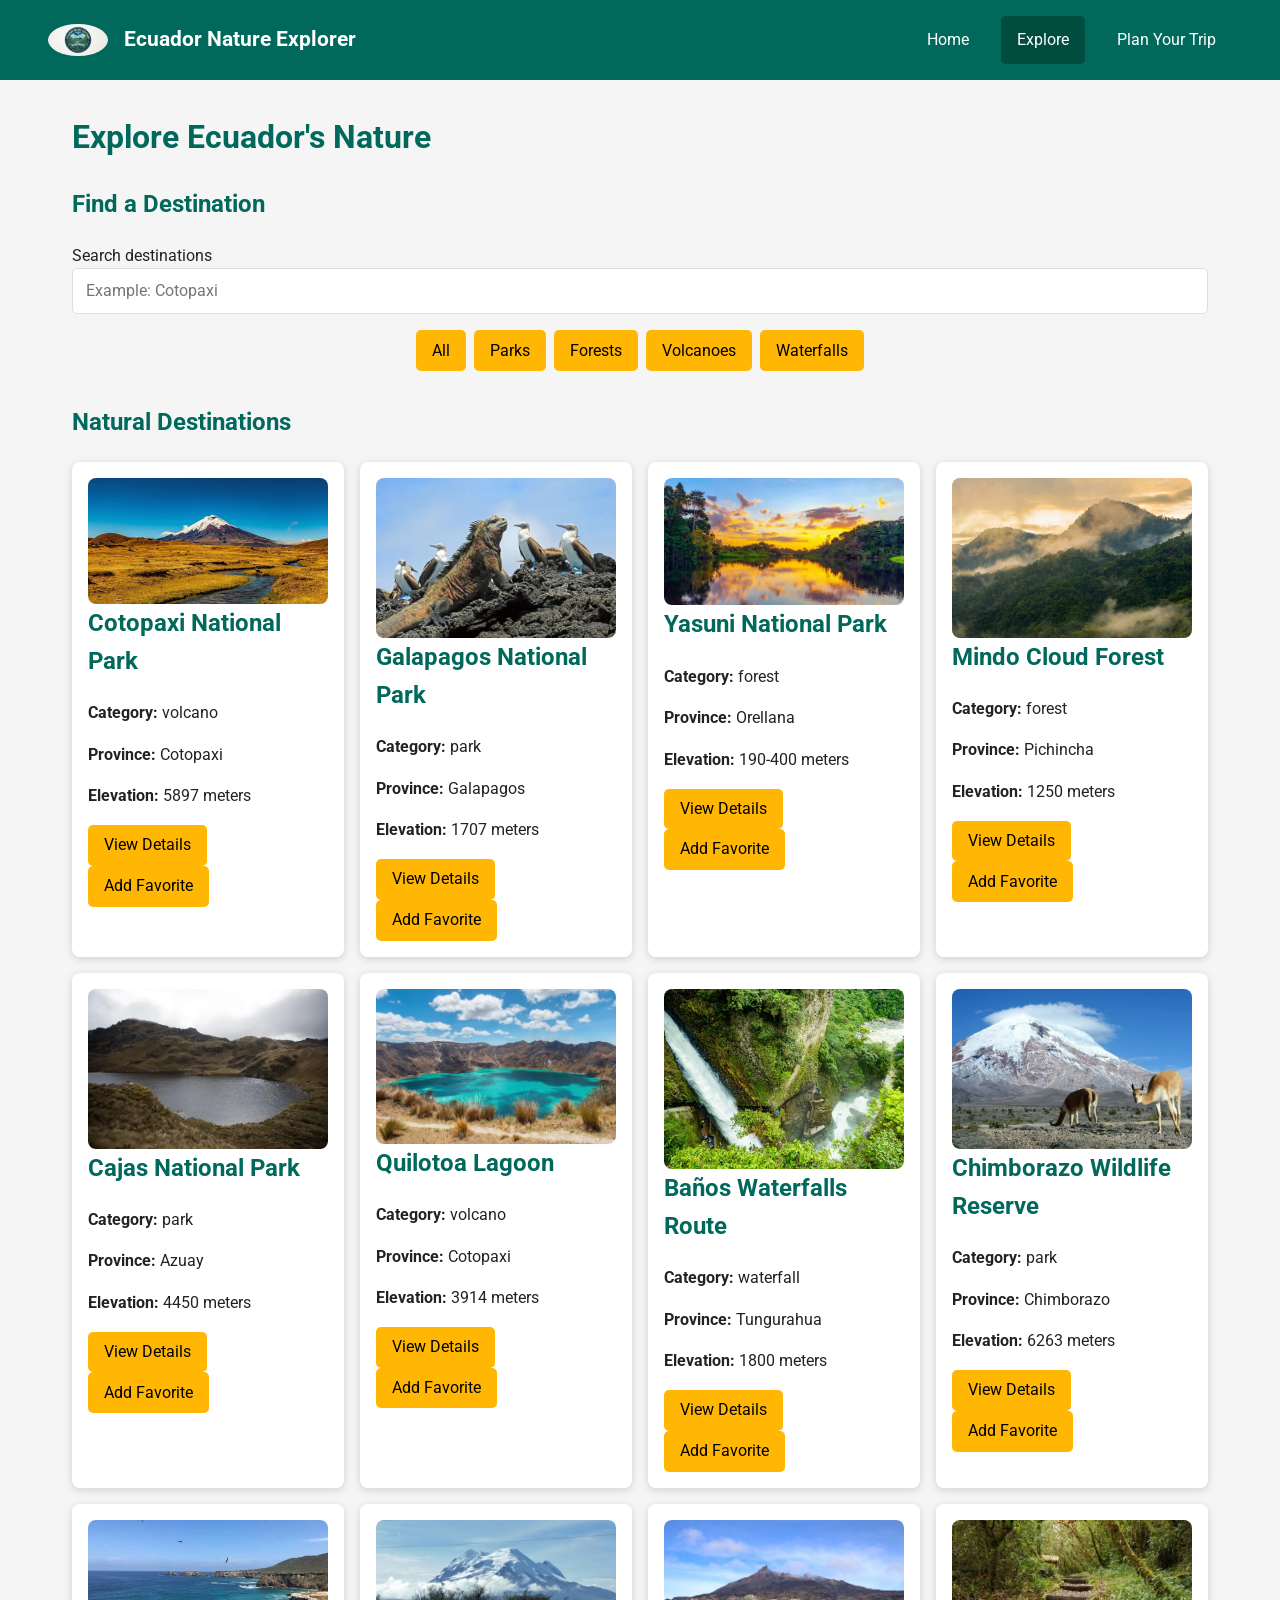
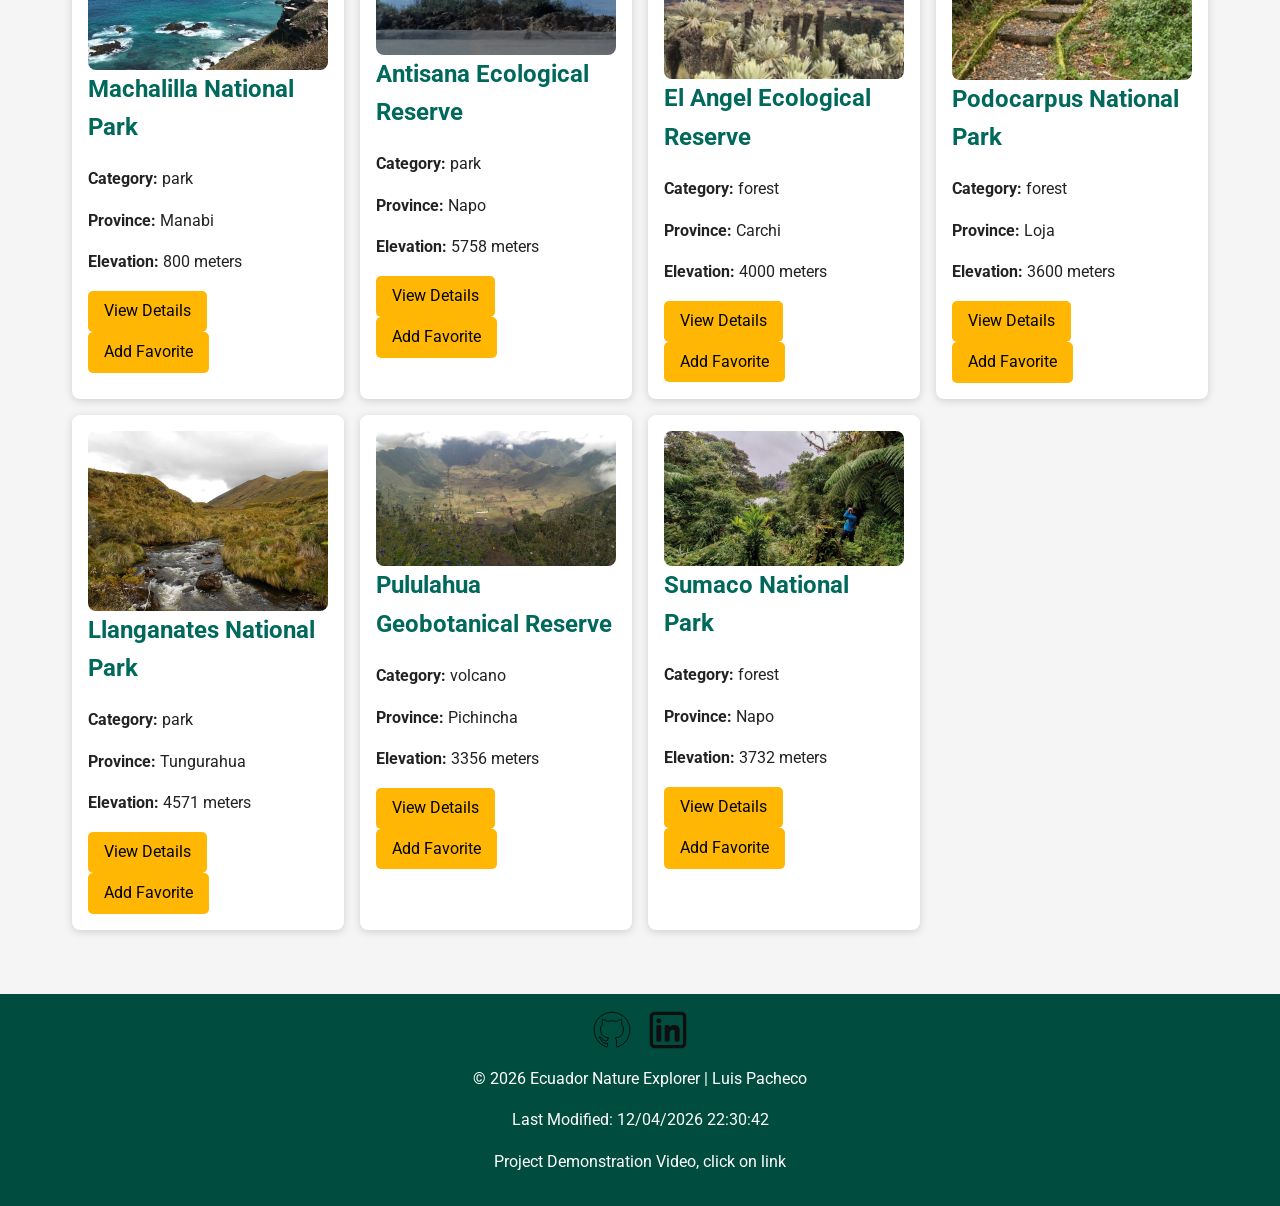
<file: final/explore.html>
<!DOCTYPE html>
<html lang="en">

<head>
    <meta charset="UTF-8">
    <meta name="viewport" content="width=device-width, initial-scale=1.0">
    <title>Explore | Ecuador Nature Explorer | Luis Pacheco</title>
    <meta name="description"
        content="Explore Ecuador's national parks, volcanoes, forests, waterfalls, and natural destinations with Ecuador Nature Explorer.">
    <meta name="author" content="Luis Pacheco">
    <link rel="icon" href="images/favicon.ico">
    <meta property="og:title" content="Explore Ecuador Nature Destinations">
    <meta property="og:description"
        content="Discover Ecuador's national parks, volcanoes, forests, waterfalls, and other beautiful natural destinations.">
    <meta property="og:type" content="website">
    <meta property="og:image" content="https://lpacheco22.github.io/wdd231/final/images/hero.webp">
    <meta property="og:url" content="https://lpacheco22.github.io/wdd231/final/explore.html"> 
    <link rel="preconnect" href="https://fonts.googleapis.com">
    <link rel="preconnect" href="https://fonts.gstatic.com" crossorigin>
    <link href="https://fonts.googleapis.com/css2?family=Roboto:wght@300;400;500;700&display=swap" rel="stylesheet">

    <link rel="stylesheet" href="styles/normalize.css">
    <link rel="stylesheet" href="styles/small.css">
    <link rel="stylesheet" href="styles/larger.css"> 
    <script src="scripts/navigation.js" defer></script>
    <script src="scripts/dates.js" defer></script>
    <script type="module" src="scripts/explore.js"></script>
</head>

<body>
    <header>
        <div class="logo"> <img src="images/logo.webp" alt="Ecuador Nature Explorer logo" width="60" height="60"> <span>
                Ecuador Nature Explorer </span> </div> <button id="menu" aria-label="Navigation Menu"> ☰ </button>
        <nav>
            <ul class="navigation">
                <li> <a href="index.html"> Home </a> </li>
                <li> <a href="explore.html" class="active" aria-current="page"> Explore </a> </li>
                <li> <a href="planner.html"> Plan Your Trip </a> </li>
            </ul>
        </nav>
    </header>
    <main>
        <h1> Explore Ecuador's Nature </h1>
        <section class="explore-tools">
            <h2> Find a Destination </h2> <label for="search"> Search destinations </label> <input type="search"
                id="search" name="search" placeholder="Example: Cotopaxi">
            <div class="filters"> <button type="button" data-category="all"> All </button> <button type="button"
                    data-category="park"> Parks </button> <button type="button" data-category="forest"> Forests
                </button> <button type="button" data-category="volcano"> Volcanoes </button> <button type="button"
                    data-category="waterfall"> Waterfalls </button> </div>
        </section>
        <section>
            <h2> Natural Destinations </h2>
            <div id="destination-cards"></div>
        </section>
        <dialog id="detailsDialog">
            <div id="dialogContent"></div> <button type="button" id="closeDialog"> Close </button>
        </dialog>
    </main>
    <footer>
        <div class="social"> <a href="https://github.com/lpacheco22/wdd231" target="_blank" rel="noopener" aria-label="GitHub">
                <img src="images/github.svg" alt="GitHub" width="40" height="40"> </a> <a
                href="https://www.linkedin.com/in/luis-pacheco-varas/" target="_blank" rel="noopener"
                aria-label="LinkedIn"> <img src="images/linkedin.svg" alt="LinkedIn" width="40" height="40"> </a> </div>
        <p> &copy; <span id="currentYear"></span> Ecuador Nature Explorer | Luis Pacheco </p>
        <p id="lastModified"></p>
        <p>
            <a href="https://www.loom.com/share/c16b235d88f54b3cad3aeab8d0fdc2d2" target="_blank" rel="noopener">
                Project Demonstration Video, click on link
            </a>
        </p>
    </footer>
</body>

</html>
</file>
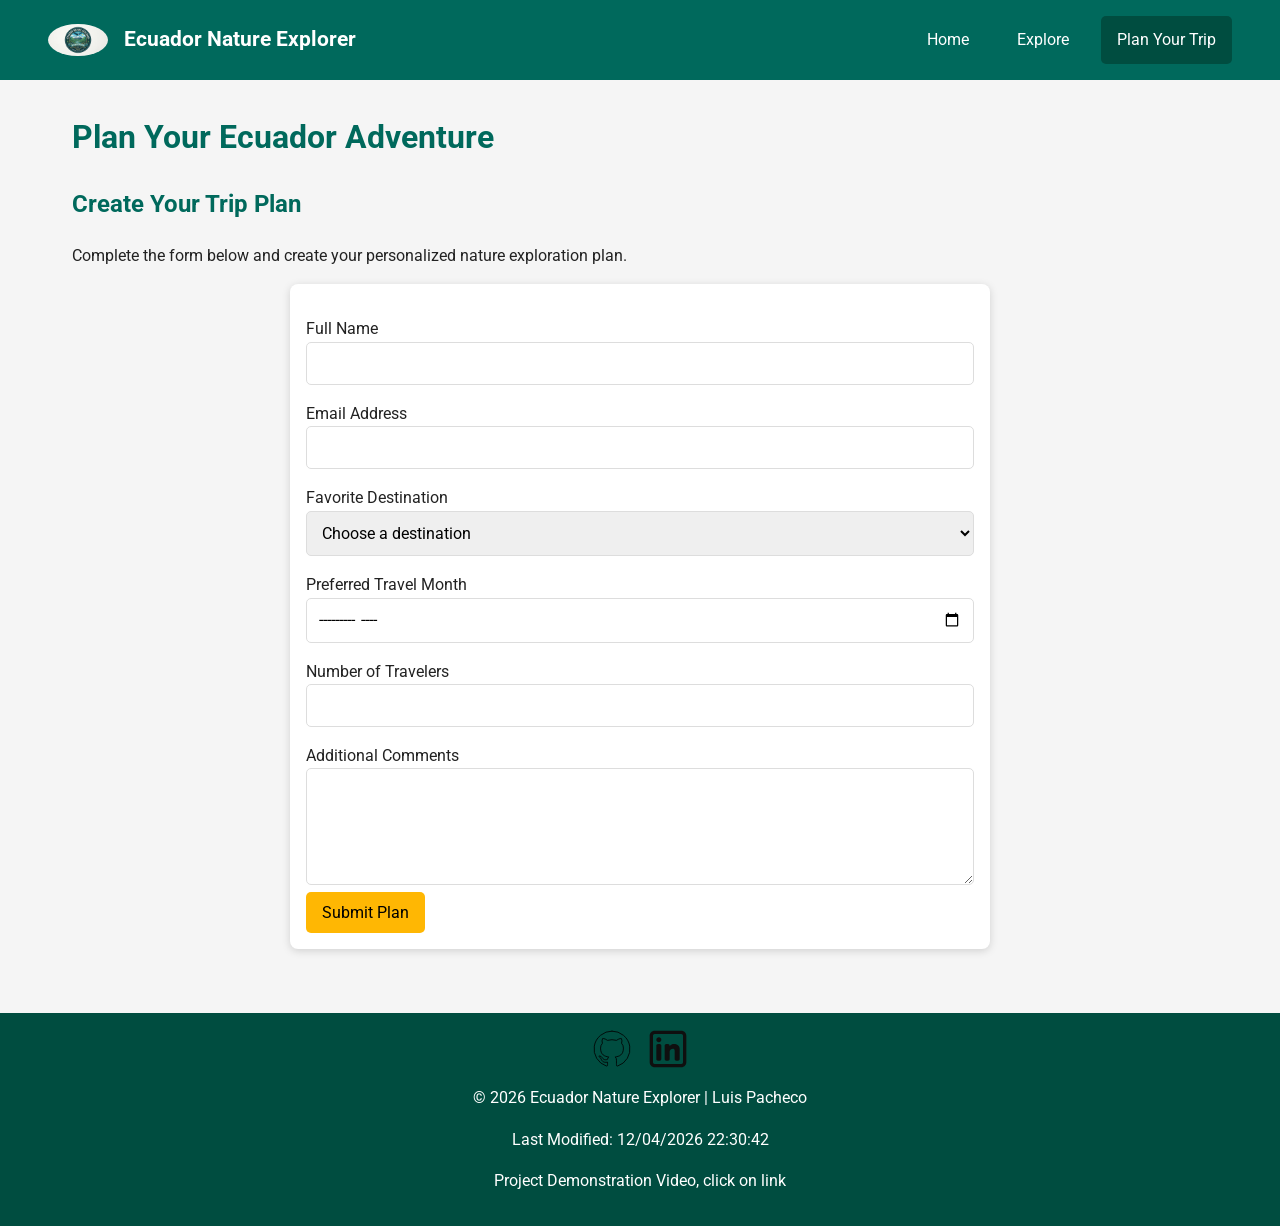
<file: final/planner.html>
<!DOCTYPE html>
<html lang="en">

<head>

    <meta charset="UTF-8">
    <meta name="viewport" content="width=device-width, initial-scale=1.0">
    <title>Plan Your Trip | Ecuador Nature Explorer | Luis Pacheco</title>
    <meta name="description"
        content="Create your Ecuador nature adventure plan by selecting destinations, travel dates, and trip information.">
    <meta name="author" content="Luis Pacheco">
    <link rel="icon" href="images/favicon.ico">
    <meta property="og:title" content="Plan Your Ecuador Nature Adventure">
    <meta property="og:description"
        content="Create a personalized Ecuador nature adventure by selecting destinations, travel dates, and trip information.">
    <meta property="og:type" content="website">
    <meta property="og:image" content="https://lpacheco22.github.io/wdd231/final/images/hero.webp">
    <meta property="og:url" content="https://lpacheco22.github.io/wdd231/final/planner.html">
    <link rel="preconnect" href="https://fonts.googleapis.com">
    <link rel="preconnect" href="https://fonts.gstatic.com" crossorigin>
    <link href="https://fonts.googleapis.com/css2?family=Roboto:wght@300;400;500;700&display=swap" rel="stylesheet">

    <link rel="stylesheet" href="styles/normalize.css">
    <link rel="stylesheet" href="styles/small.css">
    <link rel="stylesheet" href="styles/larger.css">

    <script src="scripts/navigation.js" defer></script>
    <script src="scripts/dates.js" defer></script>
    <script src="scripts/planner.js" defer></script>

</head>

<body>

    <header>

        <div class="logo">
            <img src="images/logo.webp" alt="Ecuador Nature Explorer logo" width="60" height="60">
            <span>
                Ecuador Nature Explorer
            </span>
        </div>

        <button id="menu" aria-label="Navigation Menu">
            ☰
        </button>

        <nav>
            <ul class="navigation">
                <li>
                    <a href="index.html">
                        Home
                    </a>
                </li>
                <li>
                    <a href="explore.html">
                        Explore
                    </a>
                </li>
                <li>
                    <a href="planner.html" class="active" aria-current="page">
                        Plan Your Trip
                    </a>
                </li>
            </ul>
        </nav>

    </header>

    <main>
        <h1>
            Plan Your Ecuador Adventure
        </h1>
        <section>
            <h2>
                Create Your Trip Plan
            </h2>
            <p>
                Complete the form below and create your personalized
                nature exploration plan.
            </p>
            <form action="thankyou.html" method="get">

                <label for="name">
                    Full Name
                </label>

                <input type="text" id="name" name="name" required>

                <label for="email">
                    Email Address
                </label>

                <input type="email" id="email" name="email" required>

                <label for="destination">
                    Favorite Destination
                </label>

                <select id="destination" name="destination" required>

                    <option value="">
                        Choose a destination
                    </option>

                    <option value="Cotopaxi National Park">
                        Cotopaxi National Park
                    </option>

                    <option value="Galapagos National Park">
                        Galapagos National Park
                    </option>

                    <option value="Yasuni National Park">
                        Yasuni National Park
                    </option>

                    <option value="Mindo Cloud Forest">
                        Mindo Cloud Forest
                    </option>

                    <option value="Cajas National Park">
                        Cajas National Park
                    </option>

                </select>

                <label for="month">
                    Preferred Travel Month
                </label>
                <input type="month" id="month" name="month" required>
                <label for="travelers">
                    Number of Travelers
                </label>
                <input type="number" id="travelers" name="travelers" min="1" max="20" required>
                <label for="comments">
                    Additional Comments
                </label>
                <textarea id="comments" name="comments" rows="5"></textarea>
                <button type="submit">
                    Submit Plan
                </button>

            </form>

        </section>

    </main>

    <footer>

        <div class="social">
            <a href="https://github.com/lpacheco22/wdd231" target="_blank" rel="noopener" aria-label="GitHub">
                <img src="images/github.svg" alt="GitHub" width="40" height="40">
            </a>

            <a href="https://www.linkedin.com/in/luis-pacheco-varas/" target="_blank" rel="noopener"
                aria-label="LinkedIn">
                <img src="images/linkedin.svg" alt="LinkedIn" width="40" height="40">
            </a>

        </div>

        <p>
            ©
            <span id="currentYear"></span>
            Ecuador Nature Explorer | Luis Pacheco
        </p>

        <p id="lastModified"></p>

        <p>
            <a href="https://www.loom.com/share/c16b235d88f54b3cad3aeab8d0fdc2d2" target="_blank" rel="noopener">
                Project Demonstration Video, click on link
            </a>
        </p>

    </footer>

</body>

</html>
</file>
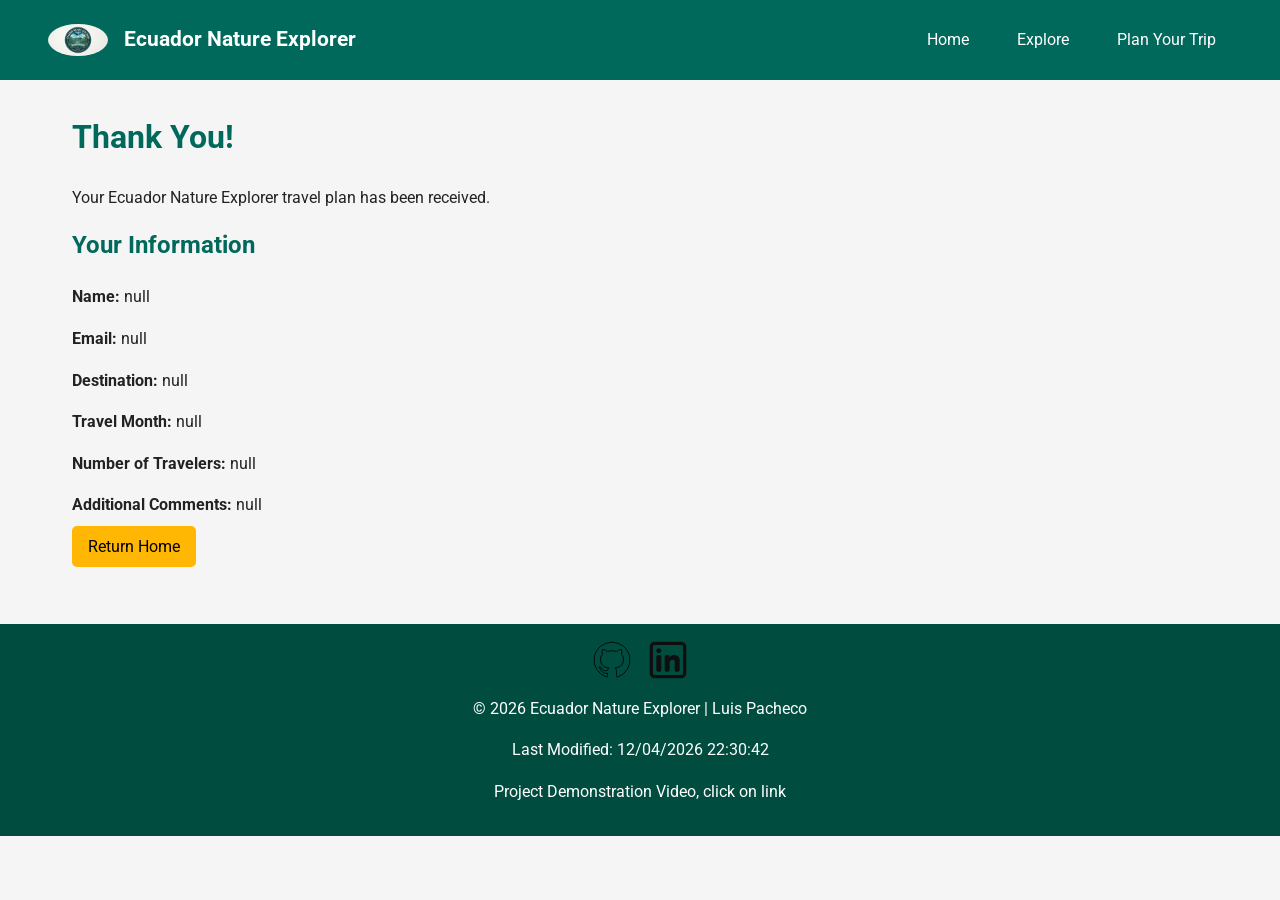
<file: final/thankyou.html>
<!DOCTYPE html>
<html lang="en">

<head>

    <meta charset="UTF-8">
    <meta name="viewport" content="width=device-width, initial-scale=1.0">
    <title>Thank You | Ecuador Nature Explorer | Luis Pacheco</title>
    <meta name="description" content="Thank you for creating your Ecuador Nature Explorer travel plan.">
    <meta name="author" content="Luis Pacheco">
    <link rel="icon" href="images/favicon.ico">
    <meta property="og:title" content="Thank You | Ecuador Nature Explorer">
    <meta property="og:description" content="Your Ecuador nature adventure plan has been received.">
    <meta property="og:type" content="website">
    <meta property="og:image" content="https://lpacheco22.github.io/wdd231/final/images/hero.webp">
    <link rel="preconnect" href="https://fonts.googleapis.com">
    <link rel="preconnect" href="https://fonts.gstatic.com" crossorigin>
    <link href="https://fonts.googleapis.com/css2?family=Roboto:wght@300;400;500;700&display=swap" rel="stylesheet">
    <link rel="stylesheet" href="styles/normalize.css">
    <link rel="stylesheet" href="styles/small.css">
    <link rel="stylesheet" href="styles/larger.css">

    <script src="scripts/navigation.js" defer></script>
    <script src="scripts/dates.js" defer></script>
    <script src="scripts/thankyou.js" defer></script>

</head>

<body>

    <header>
        <div class="logo">
            <img src="images/logo.webp" alt="Ecuador Nature Explorer Logo" width="60" height="60">

            <span>Ecuador Nature Explorer</span>
        </div>

        <button id="menu" aria-label="Navigation Menu">

            ☰

        </button>

        <nav>
            <ul class="navigation">
                <li>
                    <a href="index.html">

                        Home

                    </a>
                </li>

                <li>
                    <a href="explore.html">

                        Explore

                    </a>
                </li>

                <li>
                    <a href="planner.html">

                        Plan Your Trip

                    </a>
                </li>
            </ul>

        </nav>

    </header>

    <main>
        <h1>Thank You!</h1>
        <section class="thankyou">

            <p>Your Ecuador Nature Explorer travel plan has been received.</p>

            <h2>Your Information</h2>

            <div id="results"></div>

            <a href="index.html" class="button">

                Return Home

            </a>

        </section>

    </main>

    <footer>
        <div class="social">
            <a href="https://github.com/lpacheco22/wdd231" target="_blank" rel="noopener" aria-label="GitHub">
                <img src="images/github.svg" alt="GitHub" width="40" height="40">
            </a>

            <a href="https://www.linkedin.com/in/luis-pacheco-varas/" target="_blank" rel="noopener" aria-label="LinkedIn">
                <img src="images/linkedin.svg" alt="LinkedIn" width="40" height="40">
            </a>

        </div>
        <p>

            ©
            <span id="currentYear"></span>

            Ecuador Nature Explorer | Luis Pacheco

        </p>

        <p id="lastModified"></p>

        <p>
            <a href="https://www.loom.com/share/c16b235d88f54b3cad3aeab8d0fdc2d2" target="_blank" rel="noopener">
                Project Demonstration Video, click on link
            </a>
        </p>

    </footer>

</body>

</html>
</file>
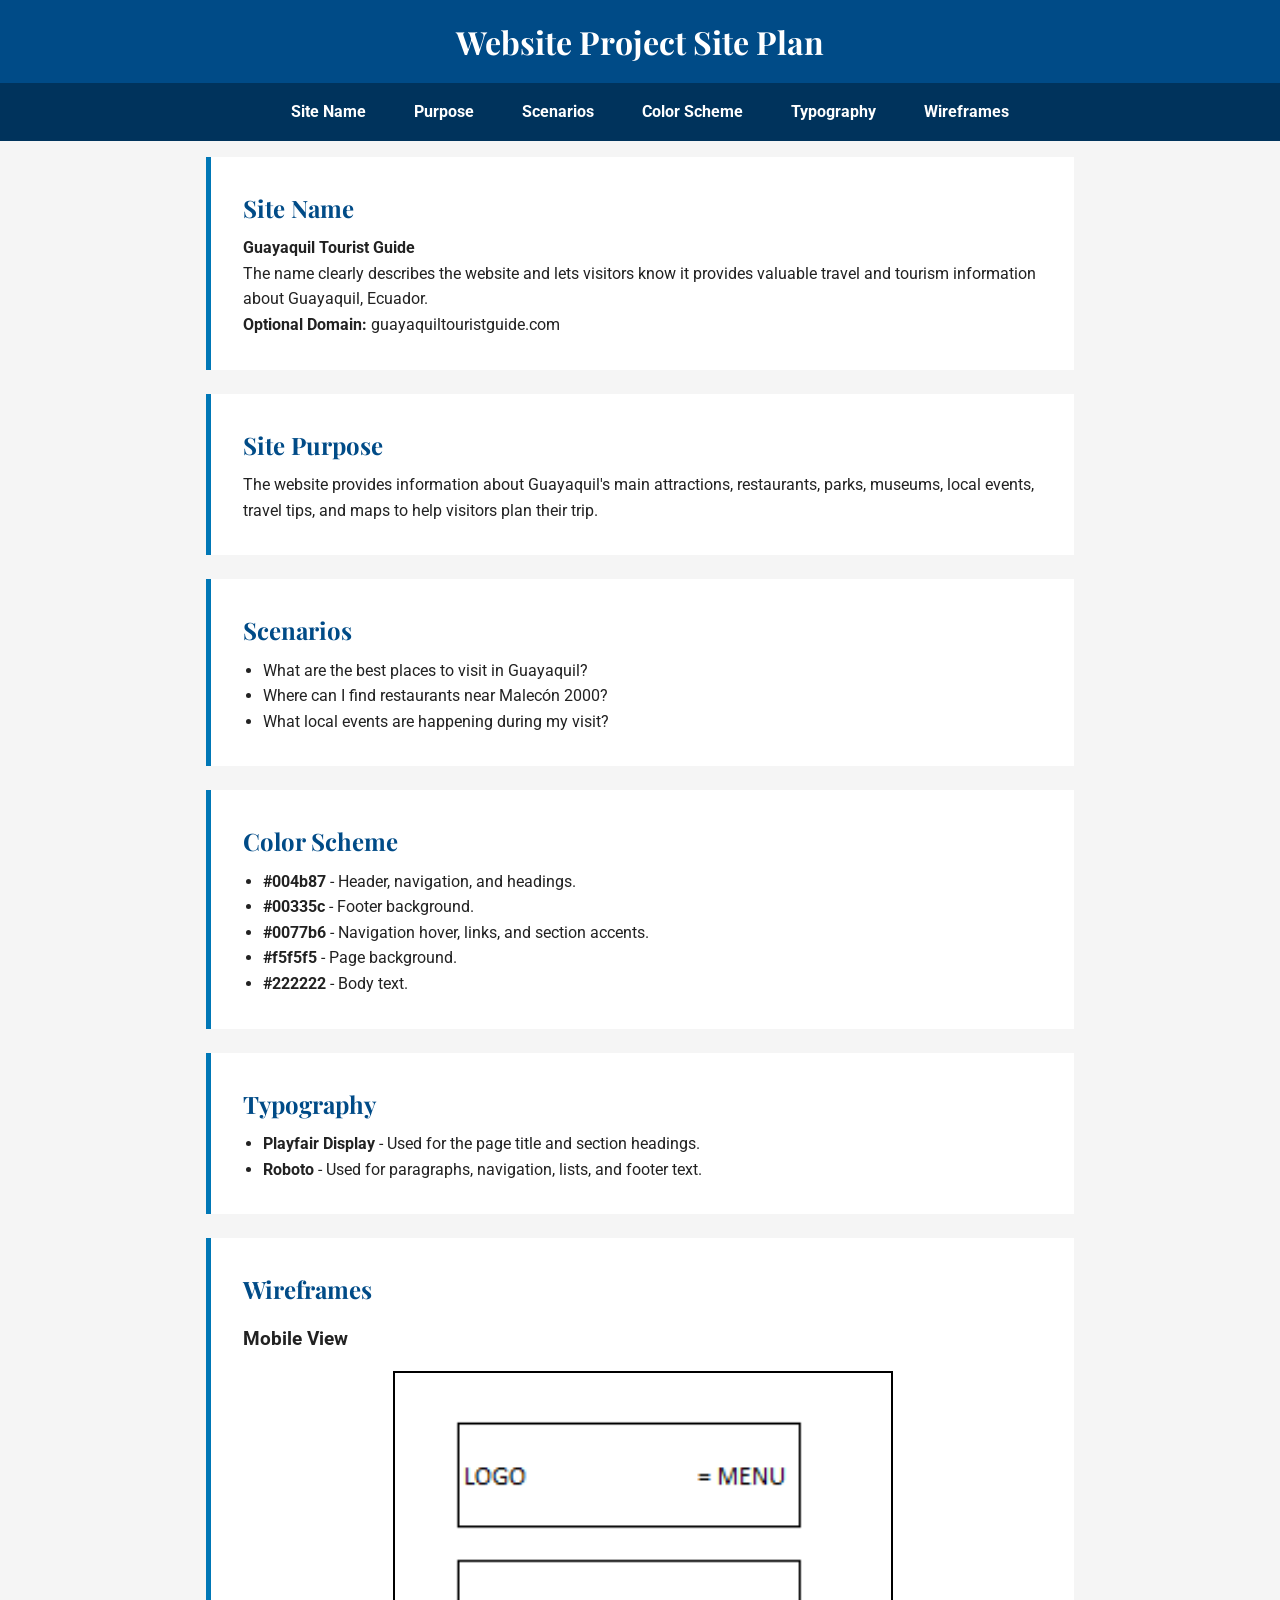
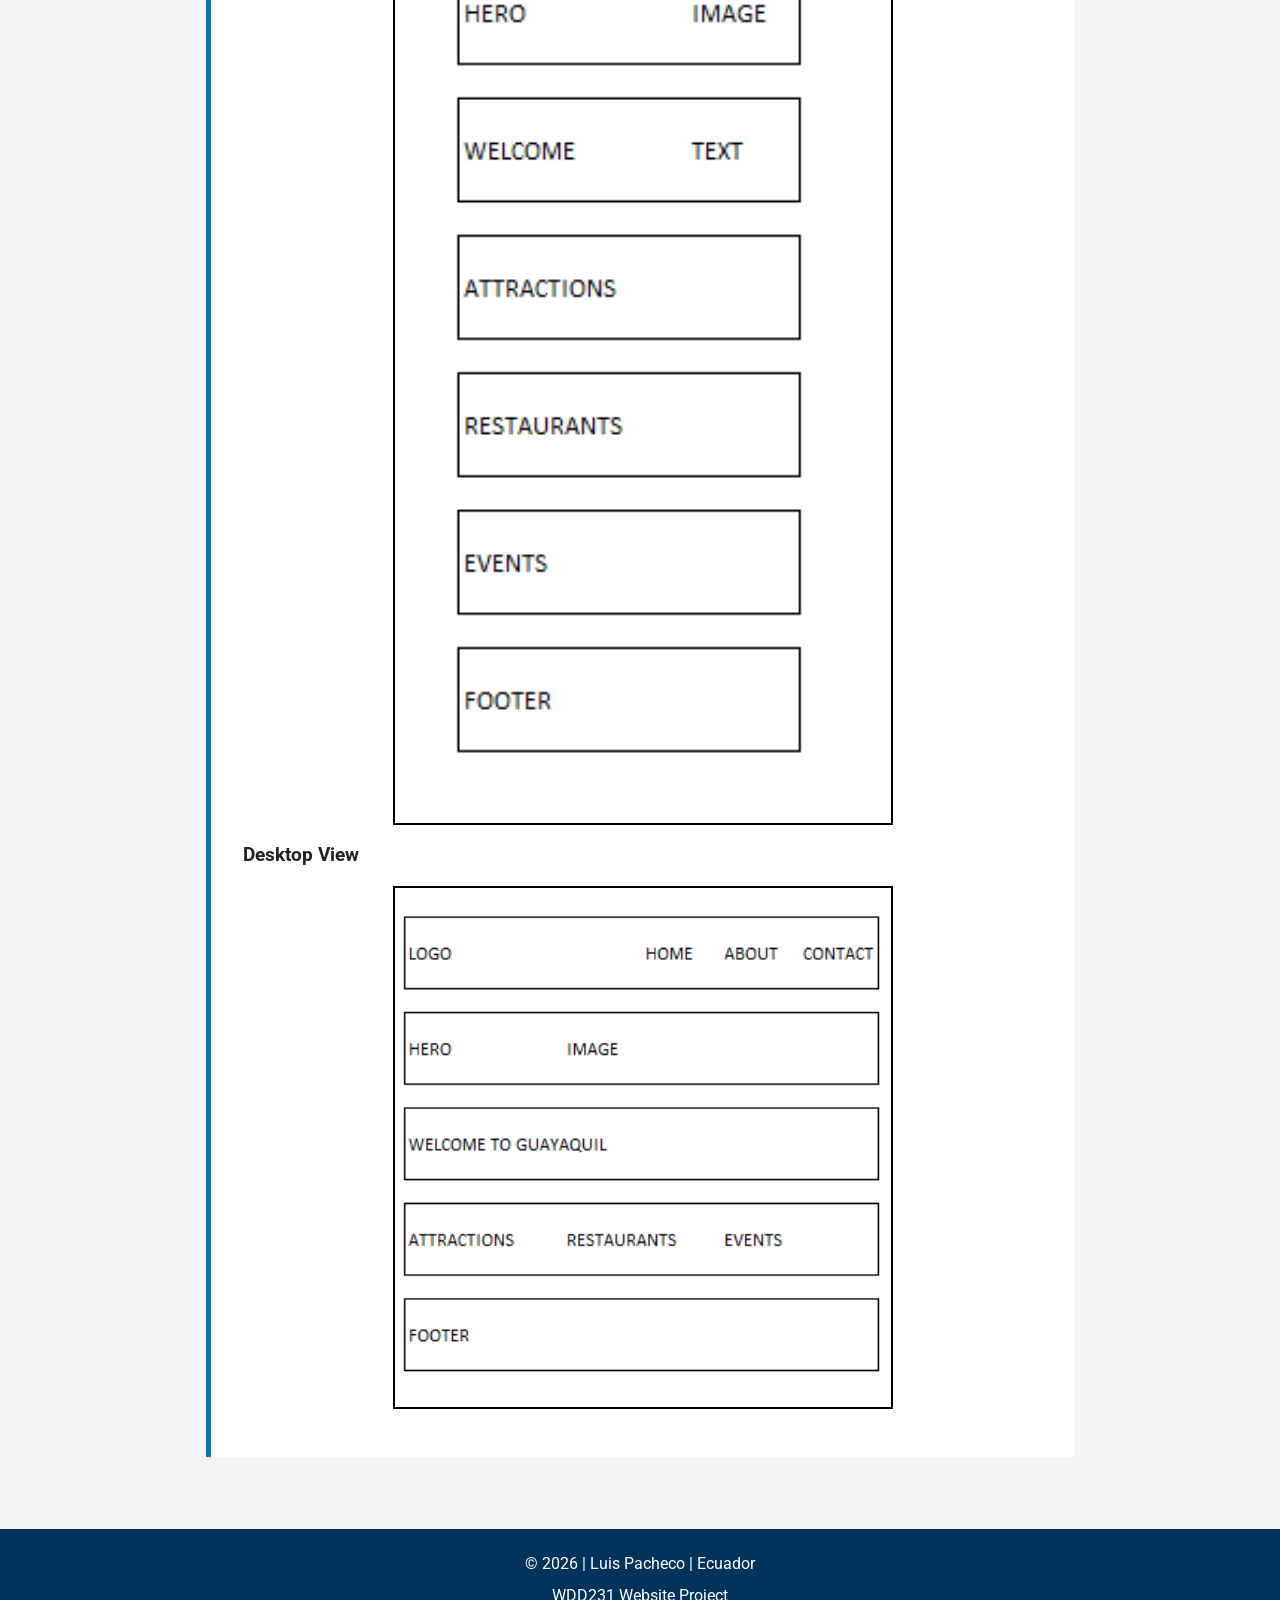
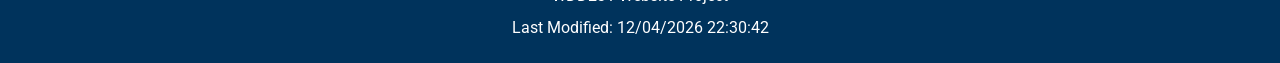
<file: siteplan/siteplan.html>
<!DOCTYPE html>
<html lang="en">

<head>

    <meta charset="UTF-8">
    <meta name="viewport" content="width=device-width, initial-scale=1.0">
    <title>Site Plan | Guayaquil Tourist Guide</title>
    <meta name="description" content="Site plan for the Guayaquil Tourist Guide website project.">
    <meta name="author" content="Luis Pacheco">
    <link rel="icon" href="favicon.ico">
    <link rel="preconnect" href="https://fonts.googleapis.com">
    <link rel="preconnect" href="https://fonts.gstatic.com" crossorigin>
    <link
        href="https://fonts.googleapis.com/css2?family=Playfair+Display:wght@700&family=Roboto:wght@400;700&display=swap"
        rel="stylesheet">
    <link rel="stylesheet" href="styles/small.css">
    <link rel="stylesheet" href="styles/larger.css">

</head>

<body>

    <header>
        <h1>Website Project Site Plan</h1>
        <nav>
            <ul class="navigation">

                <li><a href="#site-name">Site Name</a></li>
                <li><a href="#purpose">Purpose</a></li>
                <li><a href="#scenarios">Scenarios</a></li>
                <li><a href="#colors">Color Scheme</a></li>
                <li><a href="#typography">Typography</a></li>
                <li><a href="#wireframes">Wireframes</a></li>
            </ul>
        </nav>

    </header>

    <main>

        <section id="site-name">
            <h2>Site Name</h2>
            <p><strong>Guayaquil Tourist Guide</strong></p>
            <p>
                The name clearly describes the website and lets visitors know
                it provides valuable travel and tourism information about Guayaquil,
                Ecuador.
            </p>

            <p>
                <strong>Optional Domain:</strong>
                guayaquiltouristguide.com
            </p>
        </section>

        <section id="purpose">
            <h2>Site Purpose</h2>
            <p>
                The website provides information about Guayaquil's main attractions,
                restaurants, parks, museums, local events, travel tips,
                and maps to help visitors plan their trip.
            </p>
        </section>

        <section id="scenarios">
            <h2>Scenarios</h2>
            <ul>

                <li>What are the best places to visit in Guayaquil?</li>
                <li>Where can I find restaurants near Malecón 2000?</li>
                <li>What local events are happening during my visit?</li>
            </ul>

        </section>

        <section id="colors">
            <h2>Color Scheme</h2>
            <ul>

                <li><strong>#004b87</strong> - Header, navigation, and headings.</li>
                <li><strong>#00335c</strong> - Footer background.</li>
                <li><strong>#0077b6</strong> - Navigation hover, links, and section accents.</li>
                <li><strong>#f5f5f5</strong> - Page background.</li>
                <li><strong>#222222</strong> - Body text.</li>
            </ul>

        </section>

        <section id="typography">

            <h2>Typography</h2>
            <ul>

                <li><strong>Playfair Display</strong> - Used for the page title and section headings.</li>
                <li><strong>Roboto</strong> - Used for paragraphs, navigation, lists, and footer text.</li>
            </ul>

        </section>

        <section id="wireframes">
            <h2>Wireframes</h2>
            <h3>Mobile View</h3>
            <img class="wireframe" src="images/wireframe-mobile.png" alt="Mobile wireframe sketch">
            <h3>Desktop View</h3>
            <img class="wireframe" src="images/wireframe-desktop.png" alt="Desktop wireframe sketch">
        </section>

    </main>

    <footer>

        <p>&copy; <span id="currentyear"></span> | Luis Pacheco | Ecuador</p>

        <p>WDD231 Website Project</p>

        <p id="lastModified"></p>

    </footer>

    <script src="scripts/siteplan.js"></script>

</body>

</html>
</file>
<file: styles/small.css>
:root {
    --primary: #0b3d91;
    --secondary: #f4f4f4;
    --accent: #ffd166;
    --dark: #222;
    --light: #ffffff;
    --completed: #2e7d32;
    --border: #cccccc;
}

* {
    margin: 0;
    padding: 0;
    box-sizing: border-box;
}

body {
    font-family: 'Roboto', sans-serif;
    background: #fafafa;
    color: var(--dark);
    line-height: 2.6;
}



header {
    background: var(--primary);
    color: white;
    padding: 1rem;
}

.logo {
    display: flex;
    align-items: center;
    gap: 1rem;
}

.logo span {
    font-size: 1.6rem;
    font-weight: bold;
}



#menu {
    display: block;
    width: 100%;
    margin-top: .75rem;
    background: var(--accent);
    color: var(--dark);
    border: none;
    padding: .75rem;
    font-size: 2rem;
    cursor: pointer;
}

.navigation {
    display: none;
    list-style: none;
}

.navigation.open {
    display: block;
}

.navigation li {
    border-top: 1px solid rgba(255, 255, 255, .2);
}

.navigation a {
    display: block;
    text-decoration: none;
    color: white;
    padding: 1rem;
    transition: background .3s;
}

.navigation a:hover {
    background: var(--accent);
    color: var(--dark);
}

.navigation .active {
    background: var(--accent);
    color: var(--dark);
    font-weight: bold;
    border-radius: 5px;
}



main {
    max-width: 1100px;
    margin: auto;
    padding: 1rem;
}

h1 {
    margin-bottom: 1rem;
    color: var(--primary);
}

.cards {
    display: grid;
    grid-template-columns: 1fr;
    gap: 1rem;
}

.card {
    background: white;
    border: 1px solid var(--border);
    border-radius: 8px;
    overflow: hidden;
}

.card h2 {
    background: var(--primary);
    color: white;
    padding: .75rem;
    text-align: center;
}

.card p {
    padding: 1rem;
}

.card img {
    display: block;
    width: 90%;
    margin: 1rem auto;
    border-radius: 6px;
    height: auto;
}


.certificate {
    margin-top: 2rem;
    background: white;
    border-radius: 8px;
    border: 1px solid var(--border);
}

.certificate h2 {
    background: var(--primary);
    color: white;
    padding: .75rem;
    text-align: center;
}



.buttons {
    display: flex;
    justify-content: center;
    gap: .75rem;
    flex-wrap: wrap;
    padding: 1rem;
}

.buttons button {
    padding: .7rem 1.4rem;
    border: none;
    border-radius: 5px;
    background: var(--primary);
    color: white;
    cursor: pointer;
    transition: .3s;
    font-size: 1rem;
}

.buttons button:hover {
    background: #062d6a;
}


#courses {
    display: grid;
    gap: .75rem;
    padding: 1rem;
}

.course-card {
    text-align: center;
    padding: 1rem;
    border-radius: 6px;
    border: 1px solid var(--border);
    background: #ececec;
    font-weight: bold;
}

.completed {
    background: var(--completed);
    color: white;
}

.credits {
    text-align: center;
    padding-bottom: 1.5rem;
    font-weight: bold;
    font-size: 1.1rem;
}



footer {
    margin-top: 2rem;
    background: var(--primary);
    color: white;
    text-align: center;
    padding: 1.5rem;
}

.social {
    display: flex;
    justify-content: center;
    gap: 1rem;
    margin-bottom: 1rem;
}

.social img {
    width: 40px;
    transition: transform .3s;
}

.social img:hover {
    transform: scale(1.1);
}

footer p {
    margin: .35rem;
}


a {
    color: inherit;
}


img {
    max-width: 100%;
    height: auto;
}


button:focus,
a:focus {
    outline: 3px solid var(--accent);
    outline-offset: 2px;
}


section {
    margin-bottom: 1rem;
}



dialog {
    width: 90%;
    max-width: 600px;
    padding: 1.5rem;
    border: none;
    border-radius: 10px;
    box-shadow: 0 0 20px rgba(0, 0, 0, .4);
    position: relative;
}

::backdrop {
    background: rgba(0, 0, 0, .6);
}

dialog button {
    position: absolute;
    top: 15px;
    right: 15px;
    border: none;
    background: #d62828;
    color: white;
    padding: .4rem .8rem;
    border-radius: 5px;
    cursor: pointer;
}

dialog h2 {
    margin-top: 0;
}

dialog p {
    margin: .5rem 0;
}
</file>
<file: styles/larger.css>
@media only screen and (min-width: 768px) {

    
    header {
        display: grid;
        grid-template-columns: auto 1fr;
        align-items: center;
        gap: 2rem;
    }

    #menu {
        display: none;
    }

    nav {
        justify-self: end;
    }

    .navigation {
        display: flex;
        gap: .5rem;
    }

    .navigation li {
        border: none;
    }

    .navigation a {
        padding: 1rem 1.25rem;
        border-radius: 6px;
    }

    .navigation a:hover {
        background: rgba(255, 255, 255, .15);
    }

    
    .cards {
        display: grid;
        grid-template-columns: 2fr 1fr;
        gap: 1.5rem;
        align-items: start;
    }

    .card {
        height: 100%;
    }

    .card img {
        width: 80%;
        max-width: 280px;
    }

    
    .buttons {
        justify-content: center;
    }

    
    #courses {
        display: grid;
        grid-template-columns: repeat(auto-fit, minmax(180px, 1fr));
        gap: 1rem;
    }

    .course-card {
        padding: 1rem;
        font-size: 1rem;
        transition: transform .2s ease;
    }

    .course-card:hover {
        transform: translateY(-3px);
    }

    
    footer {
        padding: 2rem;
    }

    .social {
        margin-bottom: 1.5rem;
    }

}
</file>
<file: chamber/styles/small.css>
:root {
    --primary-color: #004b87;
    --secondary-color: #00335c;
    --accent-color: #0077b6;
    --background-color: #f5f5f5;
    --text-color: #222222;
    --white: #ffffff;
    --border-color: #cccccc;
    --shadow-color: rgba(0, 0, 0, .15);
    --hover-shadow: rgba(0, 0, 0, .30);
    --menu-border: rgba(255, 255, 255, .20);
}

* {
    margin: 0;
    padding: 0;
    box-sizing: border-box;
}


body {
    font-family: "Roboto", sans-serif;
    background-color: var(--background-color);
    color: var(--text-color);
    line-height: 1.5;
}


header {
    display: flex;
    justify-content: space-between;
    align-items: center;
    background-color: var(--primary-color);
    color: var(--white);
    padding: 1rem;
}

.logo {
    width: 70px;
    height: auto;
}

header h1 {
    font-family: "Playfair Display", serif;
    font-size: 1.4rem;
}

header p {
    font-size: 0.9rem;
}


#menu {
    background-color: transparent;
    border: none;
    color: var(--white);
    font-size: 2rem;
    cursor: pointer;
}


.navigation {
    display: none;
    list-style: none;
    background-color: var(--secondary-color);
}

.navigation.open {
    display: block;
}

.navigation li {
    border-top: 1px solid var(--menu-border);
}

.navigation a {
    display: block;
    padding: 1rem;
    color: var(--white);
    text-decoration: none;
    text-align: center;
    transition: background-color 0.3s ease;
}

.navigation a:hover {
    background-color: var(--accent-color);
}

.navigation a:focus {
    outline: 2px solid var(--white);
    outline-offset: 2px;
}

.navigation a.active,
.navigation a[aria-current="page"] {
    background-color: var(--accent-color);
}


main {
    width: 100%;
    max-width: 1200px;
    margin: 0 auto;
    padding: 1rem;
}

section {
    margin-bottom: 2rem;
}

h1,
h2,
h3 {
    font-family: "Playfair Display", serif;
}

h2 {
    color: var(--primary-color);
    margin-bottom: 1rem;
}

img {
    display: block;
    max-width: 100%;
    height: auto;
    margin: 0 auto;
}

figure {
    margin: 0;
}

button {
    font-family: inherit;
    cursor: pointer;
}

button:hover {
    opacity: 0.9;
}

.card {
    background-color: var(--white);
    border: 1px solid var(--border-color);
    border-radius: 8px;
    box-shadow: 0 2px 8px var(--shadow-color);
    padding: 1rem;
    display: flex;
    flex-direction: column;
    gap: 1rem;
}


footer {
    margin-top: 2rem;
    background-color: var(--secondary-color);
    color: var(--white);
    text-align: center;
    padding: 1rem;
}

footer p {
    margin: 0.5rem 0;
}
</file>
<file: chamber/styles/larger.css>
@media only screen and (min-width: 768px) {
  
    header {
        display: grid;
        grid-template-columns: auto 1fr auto;
        align-items: center;
        padding: 1rem 2rem;
    }

    .logo {
        width: 90px;
    }

    #menu {
        display: none;
    }

    .navigation {
        display: flex;
        justify-content: center;
        background-color: var(--secondary-color);
    }

    .navigation li {
        border: none;
    }

    .navigation a {
        padding: 1rem 2rem;
    }

    .navigation a:hover,
    .navigation a:focus,
    .navigation a.active,
    .navigation a[aria-current="page"] {
        background-color: var(--accent-color);
    }

    main {
        padding: 2rem;
    }

    section {
        margin-bottom: 2rem;
    }

    footer {
        display: flex;
        justify-content: space-around;
        align-items: center;
        flex-wrap: wrap;
    }

}
</file>
<file: final/styles/small.css>
:root {
    --primary-color: #00695c;
    --secondary-color: #004d40;
    --accent-color: #ffb703;
    --background-color: #f5f5f5;
    --text-color: #222222;
    --white: #ffffff;
    --border-color: #dddddd;
    --shadow: 0 2px 8px rgba(0, 0, 0, 0.15);
}

* {box-sizing: border-box;}

body {
    margin: 0;
    font-family: "Roboto", Arial, sans-serif;
    background-color: var(--background-color);
    color: var(--text-color);
    line-height: 1.6;
}

img {
    max-width: 100%;
    height: auto;
}

h1,
h2 {
    color: var(--primary-color);
}

a {
    text-decoration: none;
}

header {
    background-color: var(--primary-color);
    color: var(--white);
    padding: 1rem;
}

.logo {
    display: flex;
    align-items: center;
    gap: 1rem;
}

.logo img {
    border-radius: 50%;
}

.logo span {
    font-size: 1.3rem;
    font-weight: bold;
}

#menu {
    background: none;
    border: none;
    color: var(--white);
    font-size: 2rem;
    cursor: pointer;
    margin-top: 1rem;
}

.navigation {
    display: none;
    flex-direction: column;
    list-style: none;
    padding: 0;
}

.navigation.open {
    display: flex;
}

.navigation a {
    color: var(--white);
    padding: 0.8rem;
    display: block;
}

.navigation a:hover,
.navigation .active {
    background-color: var(--secondary-color);
}

main {
    max-width: 1200px;
    margin: auto;
    padding: 1rem;
}

.hero {
    text-align: center;
}

.hero img {
    width: 100%;
}

.button,
button {
    background-color: var(--accent-color);
    color: #000;
    border: none;
    padding: 0.7rem 1rem;
    border-radius: 5px;
    cursor: pointer;
}

button:hover,
.button:hover {
    opacity: 0.8;
}

.cards,
#destination-cards {
    display: grid;
    grid-template-columns: 1fr;
    gap: 1rem;
}

.card {
    background-color: var(--white);
    padding: 1rem;
    border-radius: 8px;
    box-shadow: var(--shadow);
}

.card img {
    border-radius: 8px;
}

#search {
    width: 100%;
    padding: 0.8rem;
    margin-bottom: 1rem;
}

.filters {
    display: flex;
    flex-wrap: wrap;
    gap: 0.5rem;
}

dialog {
    border: none;
    border-radius: 10px;
    padding: 1.5rem;
    max-width: 500px;
}

dialog::backdrop {
    background: rgba(0, 0, 0, 0.5);
}

form {
    background-color: var(--white);
    padding: 1rem;
    border-radius: 8px;
    box-shadow: var(--shadow);
}

form label {
    display: block;
    margin-top: 1rem;
}

input,
select,
textarea {
    width: 100%;
    padding: 0.7rem;
    border: 1px solid var(--border-color);
    border-radius: 5px;
}

footer {
    background-color: var(--secondary-color);
    color: var(--white);
    text-align: center;
    padding: 1rem;
    margin-top: 2rem;
}

.social {
    display: flex;
    justify-content: center;
    align-items: center;
    gap: 1rem;
    margin-bottom: 1rem;
}

.social a {
    display: flex;
    align-items: center;
    justify-content: center;
}

.social img {
    width: 40px;
    height: 40px;
}
</file>
<file: final/styles/larger.css>
@media screen and (min-width: 768px) {

    header {
        display: flex;
        align-items: center;
        justify-content: space-between;
        padding: 1rem 3rem;
    }

    #menu {
        display: none;
    }

    .navigation {
        display: flex;
        flex-direction: row;
        gap: 1rem;
    }

    .navigation a {
        padding: 0.7rem 1rem;
        border-radius: 5px;
    }

    .hero {
        display: grid;
        grid-template-columns: 1fr 1fr;
        align-items: center;
        gap: 2rem;
        text-align: left;
        margin-bottom: 2rem;
    }

    .cards {
        grid-template-columns: repeat(2, 1fr);
    }

    #destination-cards {
        grid-template-columns: repeat(3, 1fr);
    }

    .filters {
        justify-content: center;
        margin-bottom: 2rem;
    }

    form {
        max-width: 700px;
        margin: auto;
    }

}

@media screen and (min-width: 1100px) {
    main {
        padding: 2rem;
    }

    #destination-cards {
        grid-template-columns: repeat(4, 1fr);
    }

}
</file>
<file: styles/prophets.css>
* {
    margin: 0;
    padding: 0;
    box-sizing: border-box;
}

body {
    font-family: Arial, Helvetica, sans-serif;
    background: #f4f4f4;
    color: #222;
}

header,
footer {
    background: #1b4965;
    color: white;
    text-align: center;
    padding: 1rem;
}

header h1 {
    font-size: 2rem;
}

main {
    padding: 1.5rem;
}

#cards {
    display: grid;
    grid-template-columns: repeat(auto-fit, minmax(320px, 1fr));
    gap: 1.5rem;
}

section {
    background: white;
    border-radius: 10px;
    box-shadow: 0 2px 8px rgba(0, 0, 0, .2);
    padding: 1rem;
    text-align: center;
}

section h2 {
    color: #1b4965;
    margin-bottom: .75rem;
}

section p {
    margin: .35rem 0;
}

section img {
    margin-top: 1rem;
    width: 100%;
    max-width: 300px;
    height: auto;
    border-radius: 8px;
}
</file>
<file: chamber/styles/discover.css>
main h2 {
    text-align: center;
    margin-bottom: 1rem;
}

#visit-message {
    background-color: var(--accent-color);
    color: var(--white);
    text-align: center;
    padding: 1rem;
    margin-bottom: 2rem;
    border-radius: 8px;
    font-weight: bold;
}

#discover-cards {
    display: grid;
    grid-template-areas:
        "card1"
        "card2"
        "card3"
        "card4"
        "card5"
        "card6"
        "card7"
        "card8";
    gap: 1rem;
}

.card1 {
    grid-area: card1;
}

.card2 {
    grid-area: card2;
}

.card3 {
    grid-area: card3;
}

.card4 {
    grid-area: card4;
}

.card5 {
    grid-area: card5;
}

.card6 {
    grid-area: card6;
}

.card7 {
    grid-area: card7;
}

.card8 {
    grid-area: card8;
}

.card h2 {
    color: var(--primary-color);
    margin-bottom: 0.75rem;
}

.card figure {
    margin: 0;
}

.card img {
    width: 100%;
    max-width: 300px;
    height: auto;
    margin: 0 auto;
    border-radius: 8px;
}

.card address {
    margin: 1rem 0;
    font-style: normal;
    font-weight: bold;
    color: var(--secondary-color);
}

.card p {
    margin-bottom: 1rem;
}

.card button {
    margin-top: auto;
    background-color: var(--primary-color);
    color: var(--white);
    border: none;
    padding: 0.75rem 1.5rem;
    border-radius: 5px;
}

.card button:hover {
    background-color: var(--accent-color);
}


@media only screen and (min-width: 641px) {

    #discover-cards {
        grid-template-areas:
            "card1 card2"
            "card3 card4"
            "card5 card6"
            "card7 card8";

        grid-template-columns: 1fr 1fr;
        align-items: start;
    }

    .card img {
        transition: transform 0.3s ease,
            filter 0.3s ease,
            box-shadow 0.3s ease;
    }

    .card img:hover {
        transform: scale(1.05);
        filter: brightness(110%);
        box-shadow: 0 0 12px var(--hover-shadow);
    }

}

@media only screen and (min-width: 1025px) {

    #discover-cards {
        grid-template-areas:
            "card1 card2 card3 card4"
            "card5 card6 card7 card8";
        grid-template-columns: repeat(4, 1fr);
    }

}
</file>
<file: chamber/styles/join.css>
main {
    max-width: 1200px;
    margin: 0 auto;
}

h2 {
    text-align: center;
    margin: 1rem 0 2rem;
}

.join-container {
    display: grid;
    grid-template-columns: 1fr;
    gap: 2rem;
}


.application {
    background: #ffffff;
    border: 1px solid #ddd;
    border-radius: 10px;
    padding: 1.5rem;
}

form {
    display: flex;
    flex-direction: column;
}

label {
    display: flex;
    flex-direction: column;
    margin-bottom: 1rem;
    font-weight: 600;
}

input,
select,
textarea {
    margin-top: .4rem;
    padding: .75rem;
    font-size: 1rem;
    border: 1px solid #bbb;
    border-radius: 6px;
    font-family: inherit;
}

textarea {
    resize: vertical;
}

input:focus,
select:focus,
textarea:focus {
    outline: 2px solid #0b5ed7;
}

input[type="submit"] {
    background: #004b87;
    color: white;
    border: none;
    cursor: pointer;
    padding: .9rem;
    font-size: 1rem;
    border-radius: 6px;
    transition: background .3s;
}

input[type="submit"]:hover {
    background: var(--secondary-color);
}


.membership-cards {
    display: grid;
    gap: 1rem;
}

.membership-card {

    background: var(--white);
    border: 1px solid #ccc;
    border-radius: 10px;
    padding: 1rem;
    text-align: center;
    opacity: 0;
    transform: translateY(40px);
    animation: fadeInUp .8s ease forwards;

}


.membership-card:nth-child(1) {
    animation-delay: .2s;
}

.membership-card:nth-child(2) {
    animation-delay: .4s;
}

.membership-card:nth-child(3) {
    animation-delay: .6s;
}

.membership-card:nth-child(4) {
    animation-delay: .8s;
}

.membership-card h3 {
    margin-top: 0;
}

.membership-card button {
    background: #004b87;
    color: white;
    border: none;
    border-radius: 6px;
    padding: .6rem 1rem;
    cursor: pointer;
}

.membership-card button:hover {
    background: #00335c;
}

@keyframes fadeInUp {

    from {
        opacity: 0;
        transform: translateY(40px);
    }

    to {
        opacity: 1;
        transform: translateY(0);
    }

}

dialog {
    width: min(500px, 90%);
    border: none;
    border-radius: 10px;
    padding: 1.5rem;
}

dialog::backdrop {
    background: rgba(0, 0, 0, .45);
}

dialog h3 {
    margin-top: 0;
}

dialog ul {
    line-height: 1.8;
}

.close {
    margin-top: 1rem;
    background: #004b87;
    color: white;
    border: none;
    padding: .7rem 1rem;
    border-radius: 6px;
    cursor: pointer;
}

@media screen and (min-width: 768px) {

    .join-container {
        grid-template-columns: 2fr 1fr;
        align-items: start;
    }

}
</file>
<file: siteplan/styles/small.css>
* {
    margin: 0;
    padding: 0;
    box-sizing: border-box;
}

:root {
    --primary-color: #004b87;
    --secondary-color: #00335c;
    --accent-color: #0077b6;
    --background-color: #f5f5f5;
    --text-color: #222222;
    --white: #ffffff;
}


body {
    font-family: Roboto, sans-serif;
    background-color: var(--background-color);
    color: var(--text-color);
    line-height: 1.6;
}

header {
    background-color: var(--primary-color);
    color: var(--white);
    text-align: center;
}

header h1 {
    font-family: "Playfair Display", serif;
    padding: 1rem;
}

nav {
    background-color: var(--secondary-color);
}

.navigation {
    list-style: none;
}

.navigation li {
    border-top: 1px solid rgba(255, 255, 255, .2);
}

.navigation a {
    display: block;
    color: var(--white);
    text-decoration: none;
    padding: .8rem;
    text-align: center;
    font-weight: bold;
}

.navigation a:hover {
    background-color: var(--accent-color);
}


main {
    padding: 1rem;
}

section {
    background-color: var(--white);
    margin-bottom: 1.5rem;
    padding: 1rem;
    border-left: 5px solid var(--accent-color);
}

h2 {
    font-family: "Playfair Display", serif;
    color: var(--primary-color);
    margin-bottom: .5rem;
}

h3 {
    margin-top: 1rem;
}

ul {
    margin-left: 20px;
}

.wireframe {
    display: block;
    width: 100%;
    max-width: 350px;
    height: auto;
    margin: 1rem auto;
    border: 2px solid #000;
}

footer {
    background-color: var(--secondary-color);
    color: var(--white);
    text-align: center;
    padding: 1rem;
    margin-top: 2rem;
}

footer p {
    margin: .4rem 0;
}
</file>
<file: siteplan/styles/larger.css>
@media only screen and (min-width: 768px) {

    .navigation {
        display: flex;
        justify-content: center;
    }

    .navigation li {
        border: none;
    }

    .navigation a {
        padding: 1rem 1.5rem;
    }

    main {
        max-width: 900px;
        margin: 0 auto;
    }

    section {
        padding: 2rem;
    }

    .wireframe {
        display: block;
        max-width: 500px;
        width: 100%;
        height: auto;
        margin: 1rem auto;
    }

}
</file>
